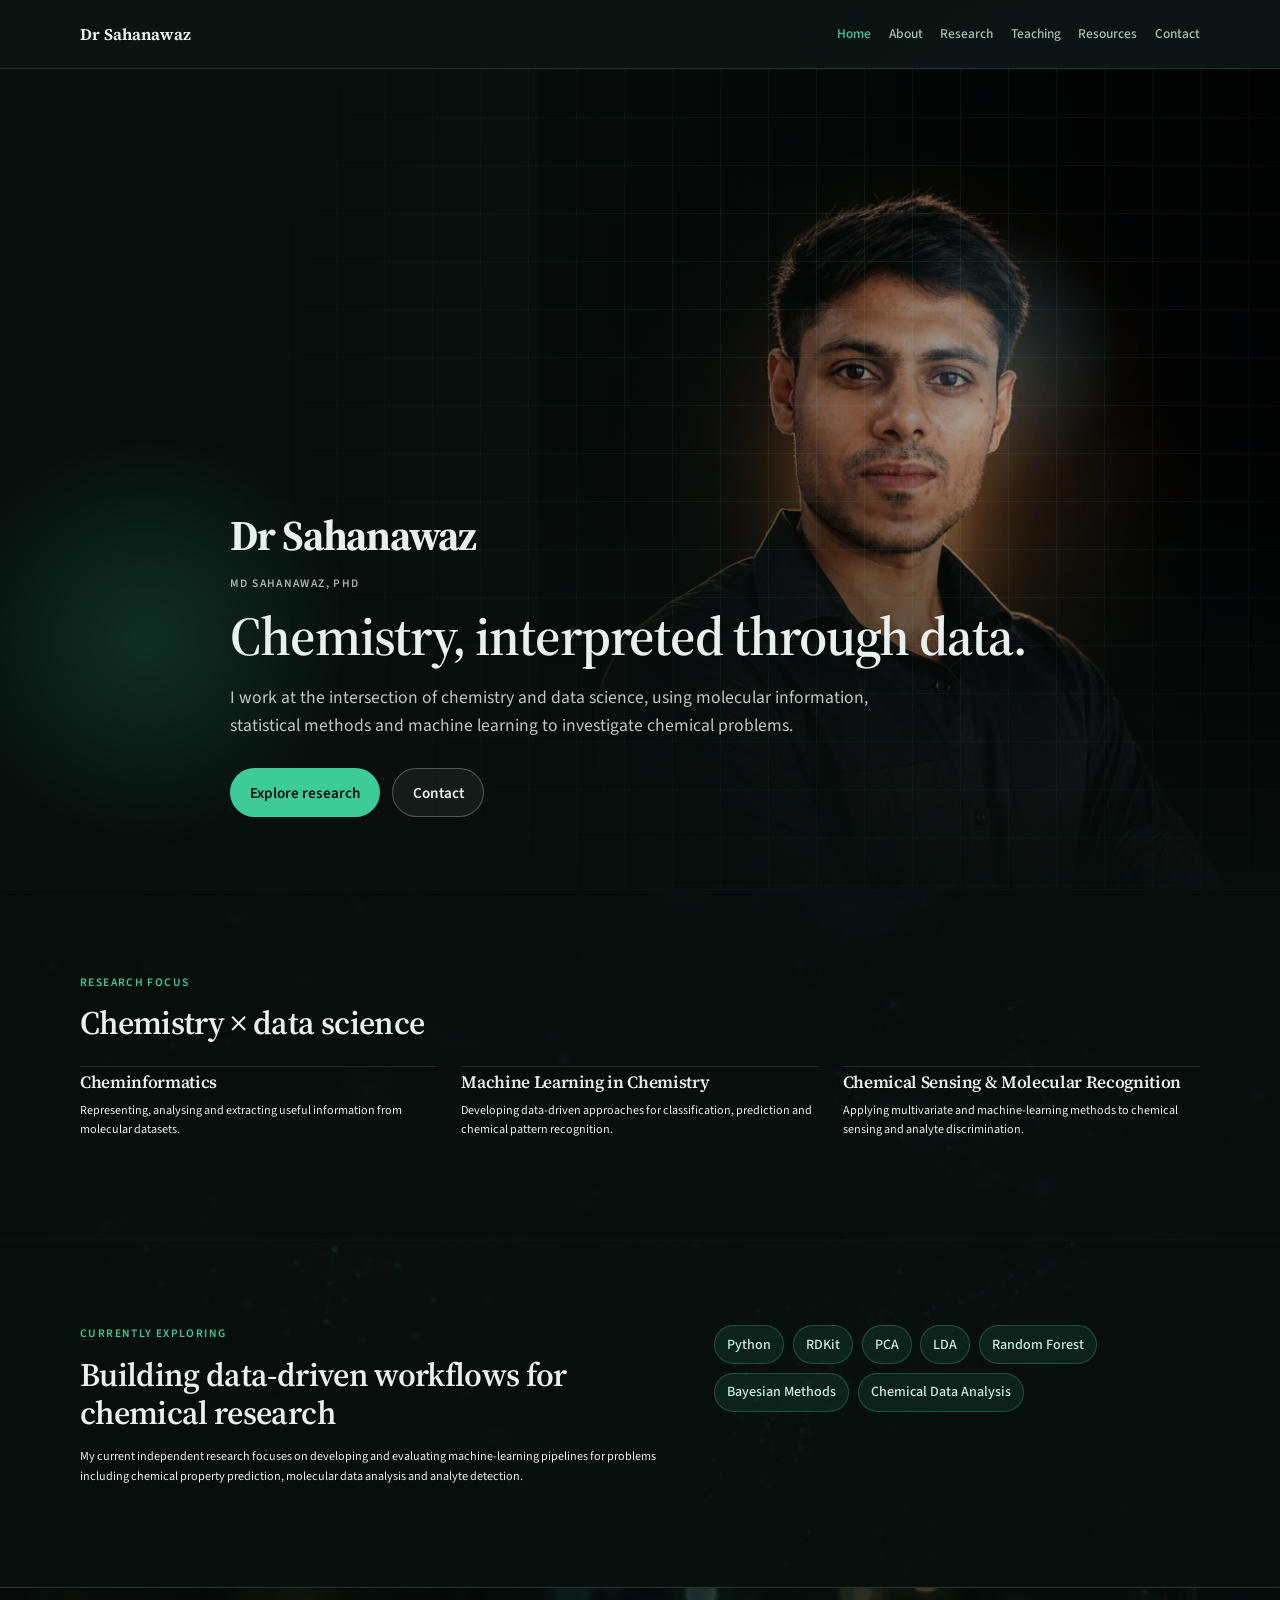
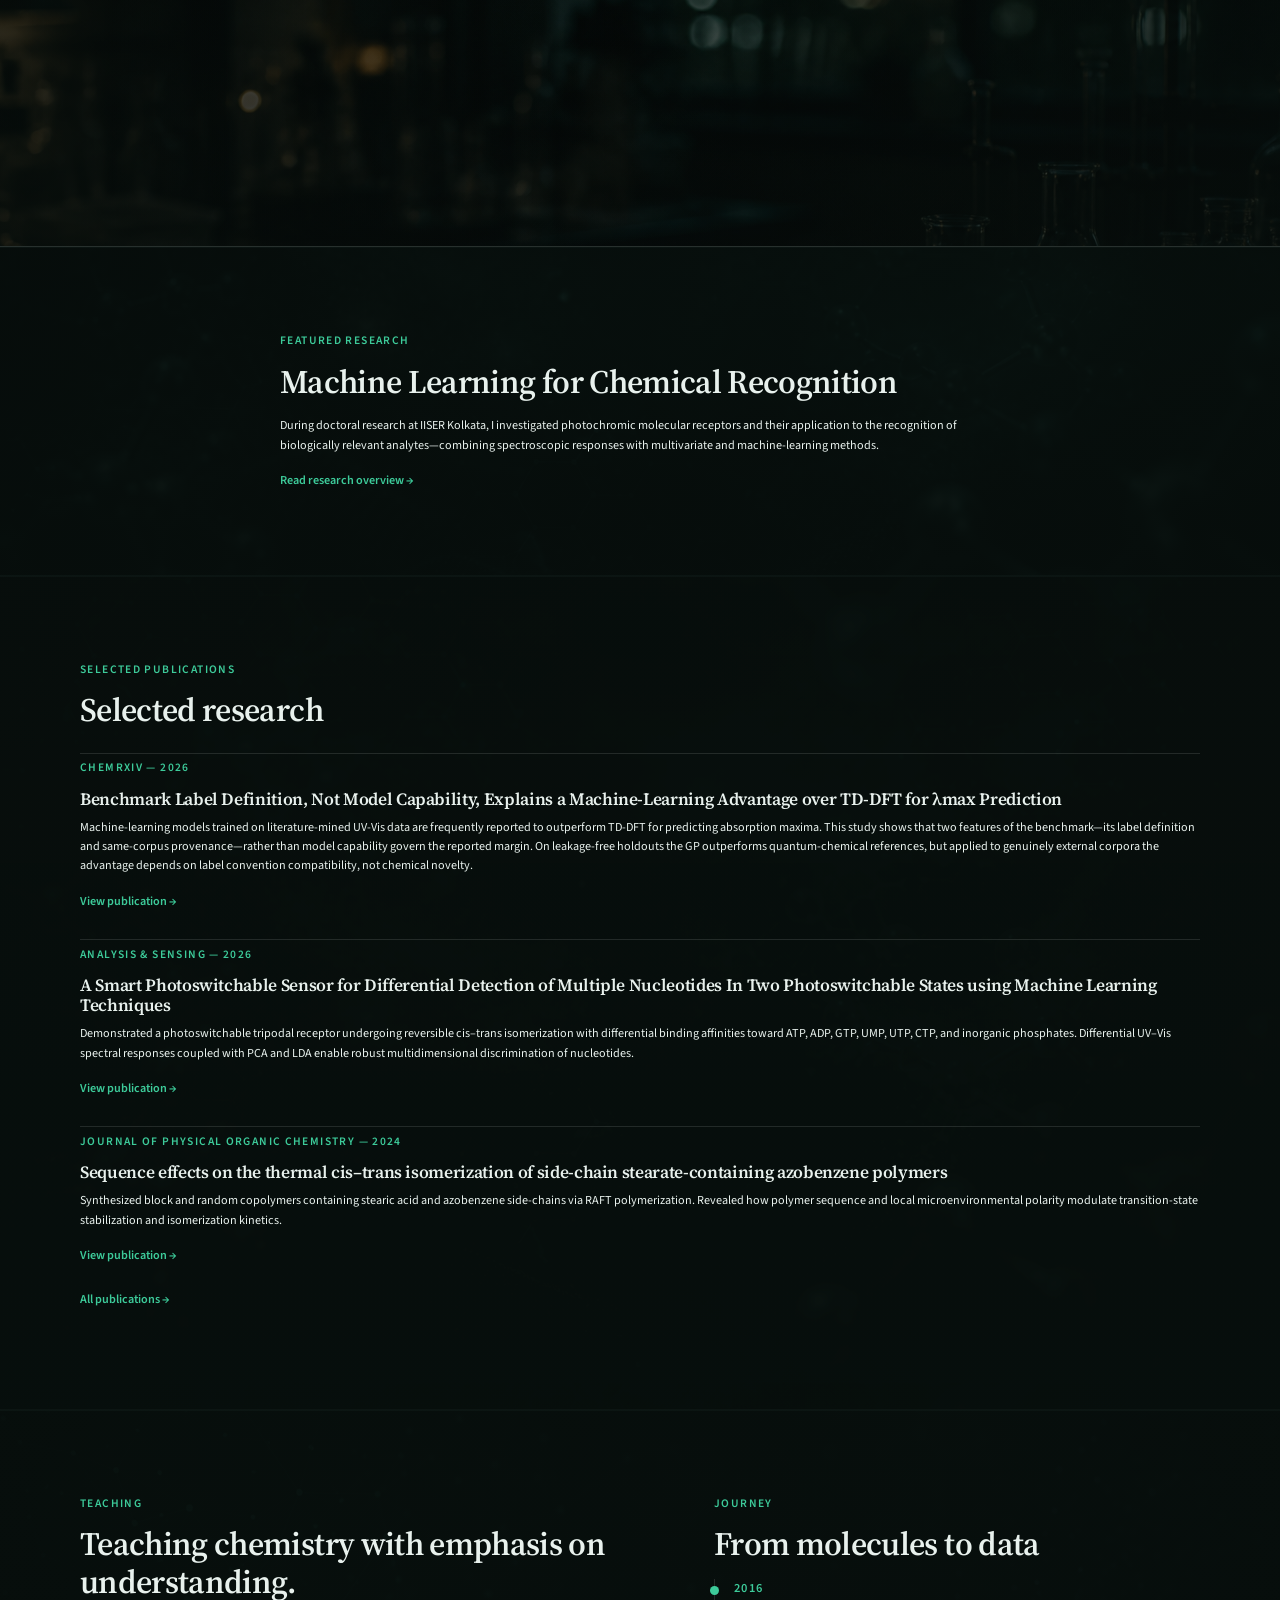
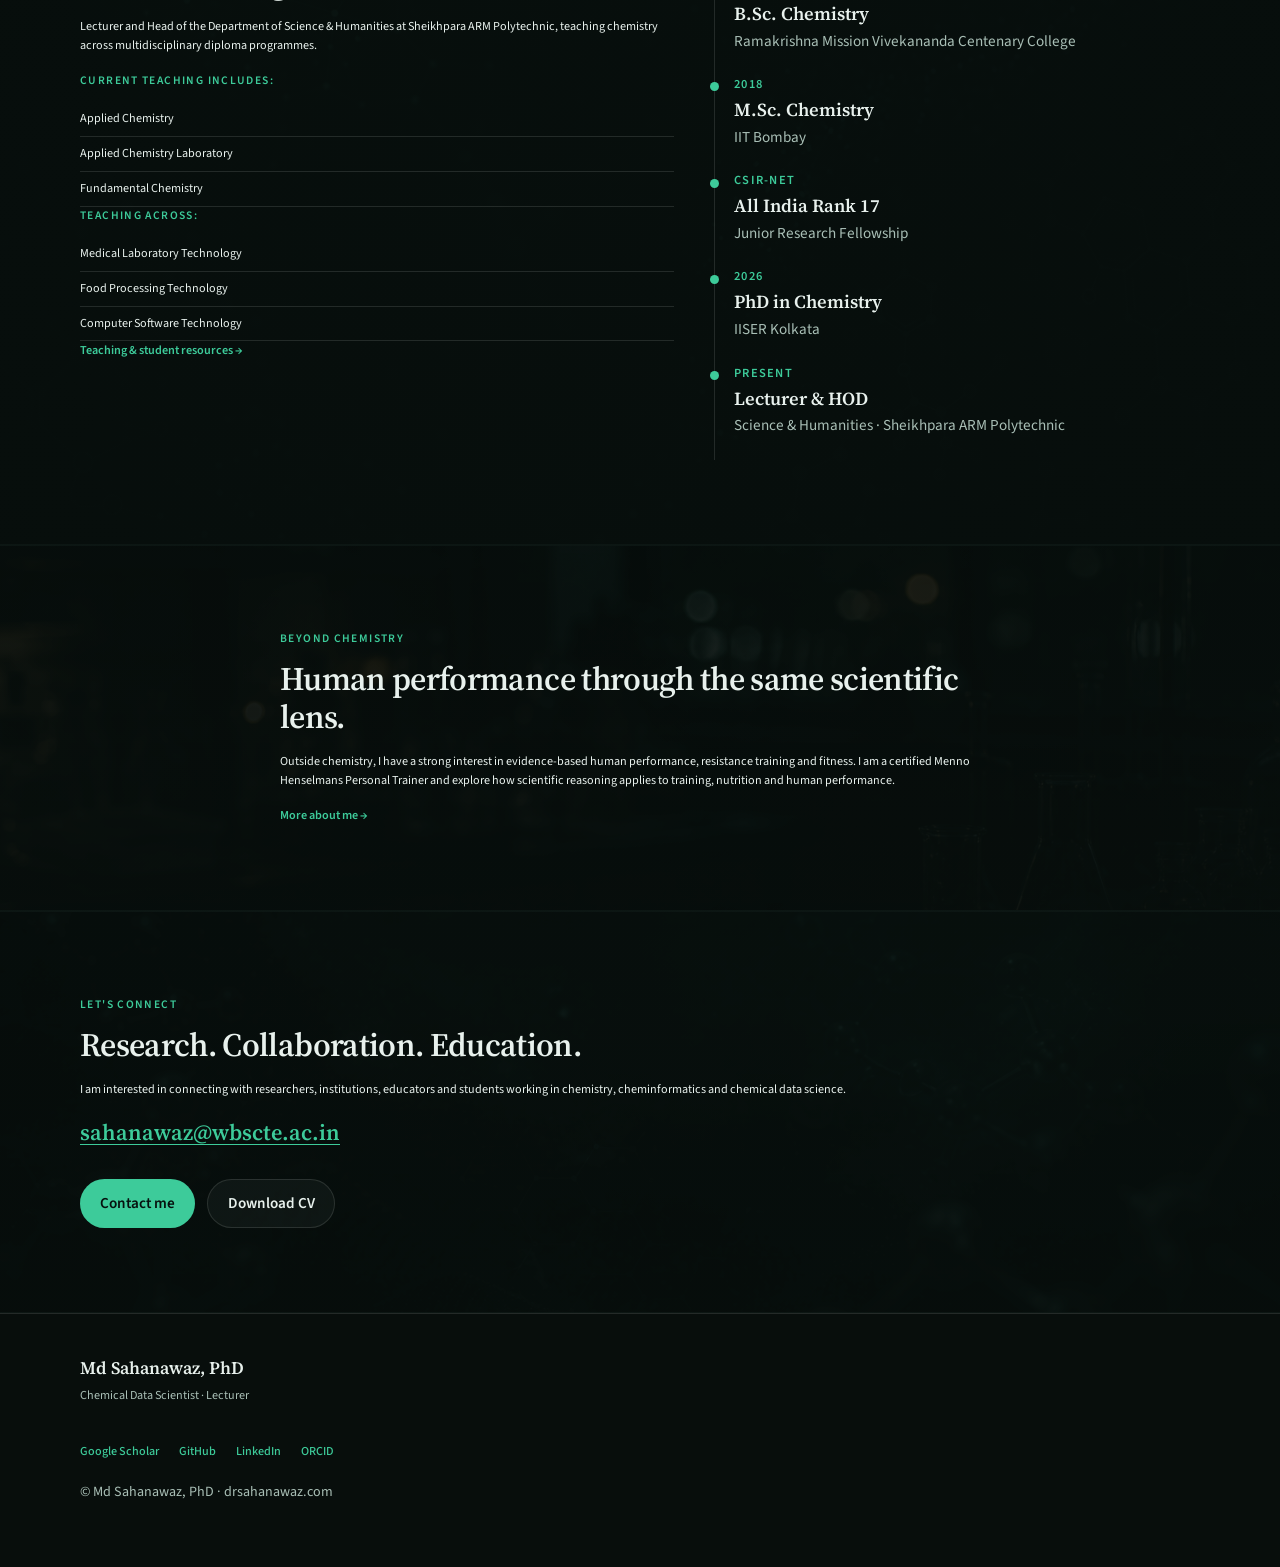
<file: index.html>
<!DOCTYPE html>
<html lang="en">
<head>
  <meta charset="utf-8">
  <meta name="viewport" content="width=device-width, initial-scale=1">
  <title>Md Sahanawaz, PhD · Chemical Data Scientist · Lecturer</title>
  <meta name="description" content="I work at the intersection of chemistry and data science, using molecular information, statistical methods and machine learning to investigate chemical problems.">
  <link rel="preconnect" href="https://fonts.googleapis.com">
  <link rel="preconnect" href="https://fonts.gstatic.com" crossorigin>
  <link href="https://fonts.googleapis.com/css2?family=Source+Sans+3:wght@400;500;600;700&family=Source+Serif+4:opsz,wght@8..60,500;8..60,600;8..60,700&display=swap" rel="stylesheet">
  <link rel="stylesheet" href="/static/css/site.css">
</head>
<body>
  <a class="skip-link" href="#main">Skip to content</a>
  <header class="site-header">
    <div class="shell header-inner">
      <a class="brand" href="/">Dr Sahanawaz</a>
      <button class="nav-toggle" type="button" aria-expanded="false" aria-controls="site-nav" data-nav-toggle>
        <span class="sr-only">Menu</span>
        <span></span><span></span>
      </button>
      <nav id="site-nav" class="site-nav" data-nav>
        <a href="/" aria-current="page">Home</a>
        <a href="/about/" >About</a>
        <a href="/research/" >Research</a>
        <a href="/teaching/" >Teaching</a>
        <a href="/resources/" >Resources</a>
        <a href="/contact/" >Contact</a>
      </nav>
    </div>
  </header>

  <main id="main">
<section class="hero">
  <div class="hero-media" aria-hidden="true">
    <img class="hero-portrait" src="/assets/images/portrait.jpg" alt="">
    <div class="hero-veil"></div>
    <div class="hero-grid"></div>
    <div class="hero-orb hero-orb-a"></div>
    <div class="hero-orb hero-orb-b"></div>
  </div>
  <div class="shell hero-copy">
    <p class="brand-mark reveal">Dr Sahanawaz</p>
    <p class="eyebrow reveal delay-1">Md Sahanawaz, PhD</p>
    <h1 class="reveal delay-2">Chemistry, interpreted through data.</h1>
    <p class="lead reveal delay-3">I work at the intersection of chemistry and data science, using molecular information, statistical methods and machine learning to investigate chemical problems.</p>
    <div class="cta-row reveal delay-4">
      <a class="btn btn-primary" href="/research/">Explore research</a>
      <a class="btn btn-ghost" href="/contact/">Contact</a>
    </div>
  </div>
</section>

<section class="section section-visual section-visual--molecules">
  <div class="shell">
    <p class="section-kicker">Research focus</p>
    <h2>Chemistry × data science</h2>
    <div class="focus-list">
      <article class="focus-item">
        <h3>Cheminformatics</h3>
        <p>Representing, analysing and extracting useful information from molecular datasets.</p>
      </article>
      <article class="focus-item">
        <h3>Machine Learning in Chemistry</h3>
        <p>Developing data-driven approaches for classification, prediction and chemical pattern recognition.</p>
      </article>
      <article class="focus-item">
        <h3>Chemical Sensing & Molecular Recognition</h3>
        <p>Applying multivariate and machine-learning methods to chemical sensing and analyte discrimination.</p>
      </article>
    </div>
  </div>
</section>

<section class="section section-visual section-visual--data">
  <div class="shell split">
    <div>
      <p class="section-kicker">Currently exploring</p>
      <h2>Building data-driven workflows for chemical research</h2>
      <p>My current independent research focuses on developing and evaluating machine-learning pipelines for problems including chemical property prediction, molecular data analysis and analyte detection.</p>
    </div>
    <ul class="toolkit">
      <li>Python</li>
      <li>RDKit</li>
      <li>PCA</li>
      <li>LDA</li>
      <li>Random Forest</li>
      <li>Bayesian Methods</li>
      <li>Chemical Data Analysis</li>
    </ul>
  </div>
</section>

<div class="visual-break visual-break--lab" role="presentation" aria-hidden="true"></div>

<section class="section section-visual section-visual--soft">
  <div class="shell narrow">
    <p class="section-kicker">Featured research</p>
    <h2>Machine Learning for Chemical Recognition</h2>
    <p>During doctoral research at IISER Kolkata, I investigated photochromic molecular receptors and their application to the recognition of biologically relevant analytes—combining spectroscopic responses with multivariate and machine-learning methods.</p>
    <a class="text-link" href="/research/">Read research overview →</a>
  </div>
</section>

<section class="section section-visual section-visual--molecules section-visual--dim">
  <div class="shell">
    <p class="section-kicker">Selected publications</p>
    <h2>Selected research</h2>
    <div class="pub-list">
      <article class="pub-item">
        <p class="meta">ChemRxiv — 2026</p>
        <h3>Benchmark Label Definition, Not Model Capability, Explains a Machine-Learning Advantage over TD-DFT for λmax Prediction</h3>
        <p>Machine-learning models trained on literature-mined UV-Vis data are frequently reported to outperform TD-DFT for predicting absorption maxima. This study shows that two features of the benchmark—its label definition and same-corpus provenance—rather than model capability govern the reported margin. On leakage-free holdouts the GP outperforms quantum-chemical references, but applied to genuinely external corpora the advantage depends on label convention compatibility, not chemical novelty.</p>
        <a class="text-link" href="https://doi.org/10.26434/chemrxiv.15008972/v1" rel="noopener noreferrer" target="_blank">View publication →</a>
      </article>
      <article class="pub-item">
        <p class="meta">Analysis & Sensing — 2026</p>
        <h3>A Smart Photoswitchable Sensor for Differential Detection of Multiple Nucleotides In Two Photoswitchable States using Machine Learning Techniques</h3>
        <p>Demonstrated a photoswitchable tripodal receptor undergoing reversible cis–trans isomerization with differential binding affinities toward ATP, ADP, GTP, UMP, UTP, CTP, and inorganic phosphates. Differential UV–Vis spectral responses coupled with PCA and LDA enable robust multidimensional discrimination of nucleotides.</p>
        <a class="text-link" href="https://doi.org/10.1002/anse.202500082" rel="noopener noreferrer" target="_blank">View publication →</a>
      </article>
      <article class="pub-item">
        <p class="meta">Journal of Physical Organic Chemistry — 2024</p>
        <h3>Sequence effects on the thermal cis–trans isomerization of side-chain stearate-containing azobenzene polymers</h3>
        <p>Synthesized block and random copolymers containing stearic acid and azobenzene side-chains via RAFT polymerization. Revealed how polymer sequence and local microenvironmental polarity modulate transition-state stabilization and isomerization kinetics.</p>
        <a class="text-link" href="https://doi.org/10.1002/poc.4599" rel="noopener noreferrer" target="_blank">View publication →</a>
      </article>
    </div>
    <p><a class="text-link" href="/research/#publications">All publications →</a></p>
  </div>
</section>

<section class="section section-visual section-visual--data section-visual--dim">
  <div class="shell split">
    <div>
      <p class="section-kicker">Teaching</p>
      <h2>Teaching chemistry with emphasis on understanding.</h2>
      <p>Lecturer and Head of the Department of Science & Humanities at Sheikhpara ARM Polytechnic, teaching chemistry across multidisciplinary diploma programmes.</p>
      <p class="meta">Current teaching includes:</p>
      <ul class="plain-list">
<li>Applied Chemistry</li><li>Applied Chemistry Laboratory</li><li>Fundamental Chemistry</li>      </ul>
      <p class="meta">Teaching across:</p>
      <ul class="plain-list">
<li>Medical Laboratory Technology</li><li>Food Processing Technology</li><li>Computer Software Technology</li>      </ul>
      <a class="text-link" href="/teaching/">Teaching & student resources →</a>
    </div>
    <div>
      <p class="section-kicker">Journey</p>
      <h2>From molecules to data</h2>
      <ol class="timeline">
        <li>
          <span class="year">2016</span>
          <span class="title">B.Sc. Chemistry</span>
          <span class="place">Ramakrishna Mission Vivekananda Centenary College</span>
        </li>
        <li>
          <span class="year">2018</span>
          <span class="title">M.Sc. Chemistry</span>
          <span class="place">IIT Bombay</span>
        </li>
        <li>
          <span class="year">CSIR-NET</span>
          <span class="title">All India Rank 17</span>
          <span class="place">Junior Research Fellowship</span>
        </li>
        <li>
          <span class="year">2026</span>
          <span class="title">PhD in Chemistry</span>
          <span class="place">IISER Kolkata</span>
        </li>
        <li>
          <span class="year">Present</span>
          <span class="title">Lecturer & HOD</span>
          <span class="place">Science & Humanities · Sheikhpara ARM Polytechnic</span>
        </li>
      </ol>
    </div>
  </div>
</section>

<section class="section section-visual section-visual--lab">
  <div class="shell narrow">
    <p class="section-kicker">Beyond chemistry</p>
    <h2>Human performance through the same scientific lens.</h2>
    <p>Outside chemistry, I have a strong interest in evidence-based human performance, resistance training and fitness. I am a certified Menno Henselmans Personal Trainer and explore how scientific reasoning applies to training, nutrition and human performance.</p>
    <a class="text-link" href="/about/">More about me →</a>
  </div>
</section>

<section class="section section-visual section-visual--soft">
  <div class="shell connect">
    <p class="section-kicker">Let's connect</p>
    <h2>Research. Collaboration. Education.</h2>
    <p>I am interested in connecting with researchers, institutions, educators and students working in chemistry, cheminformatics and chemical data science.</p>
    <p class="email-line"><a href="mailto:sahanawaz@wbscte.ac.in">sahanawaz@wbscte.ac.in</a></p>
    <div class="cta-row">
      <a class="btn btn-primary" href="/contact/">Contact me</a>
      <a class="btn btn-ghost" href="/assets/cv/Sahanawaz_CV.pdf">Download CV</a>
    </div>
  </div>
</section>
  </main>

  <footer class="site-footer">
    <div class="shell footer-inner">
      <div>
        <p class="footer-brand">Md Sahanawaz, PhD</p>
        <p class="muted">Chemical Data Scientist · Lecturer</p>
      </div>
      <div class="footer-links">
        <a href="https://scholar.google.com/citations?user=DmdFn5wAAAAJ&hl=en" rel="noopener noreferrer" target="_blank">Google Scholar</a>
        <a href="https://github.com/drsahanawaz" rel="noopener noreferrer" target="_blank">GitHub</a>
        <a href="https://www.linkedin.com/in/drmdsahanawaz" rel="noopener noreferrer" target="_blank">LinkedIn</a>
        <a href="https://orcid.org/0009-0000-6615-5441" rel="noopener noreferrer" target="_blank">ORCID</a>
      </div>
      <p class="muted small">© Md Sahanawaz, PhD · drsahanawaz.com</p>
    </div>
  </footer>
  <script src="/static/js/site.js" defer></script>
</body>
</html>
</file>
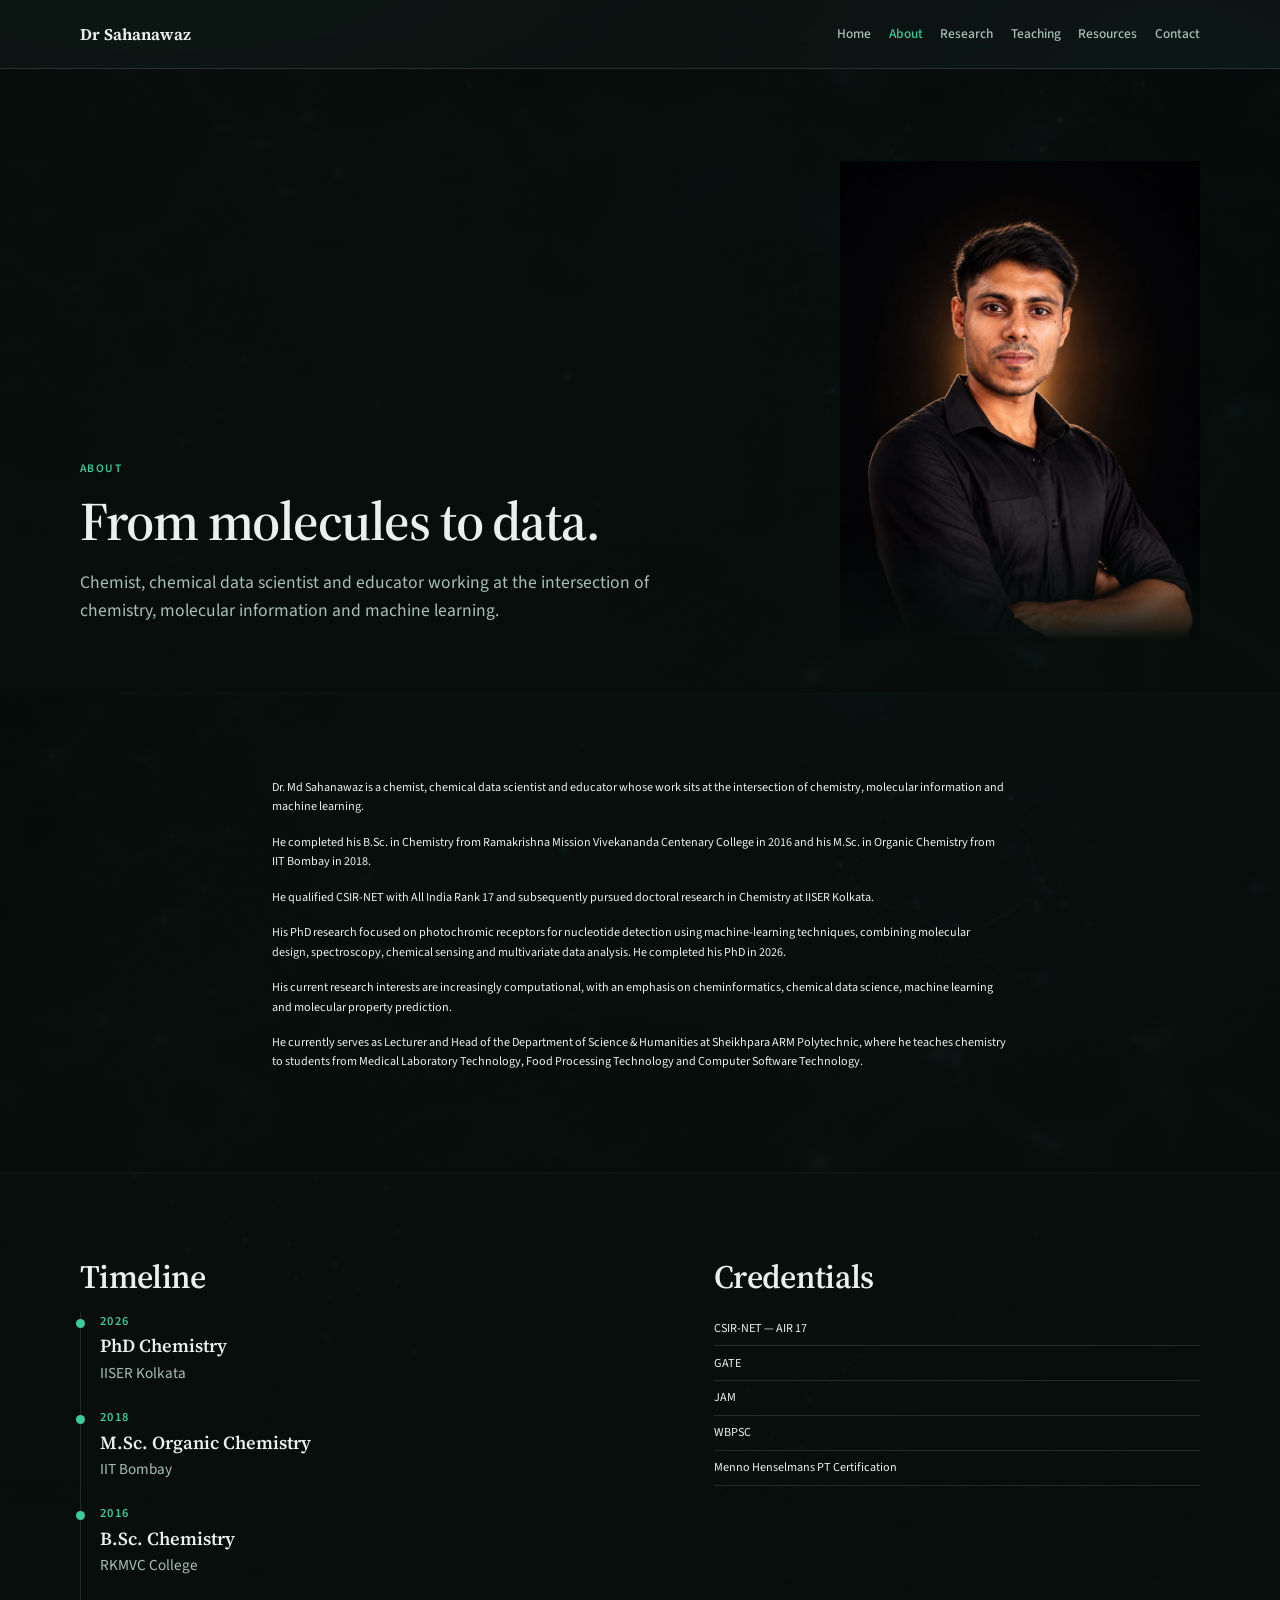
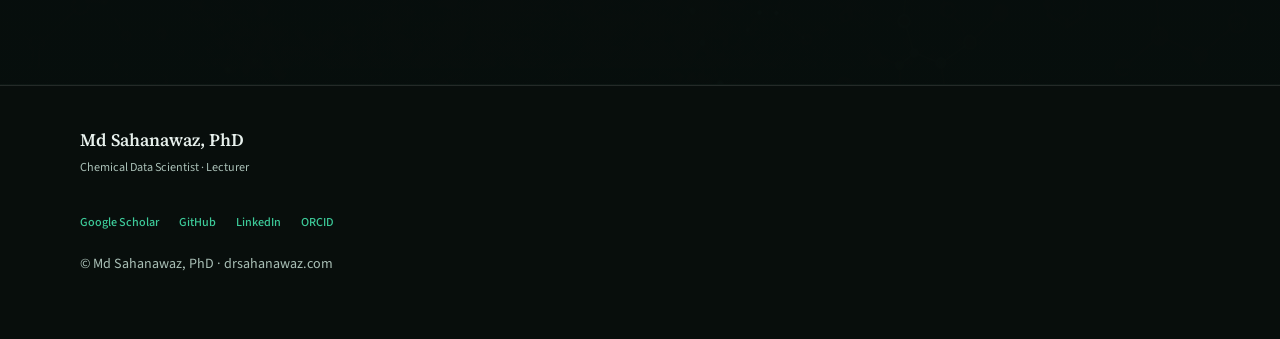
<file: about/index.html>
<!DOCTYPE html>
<html lang="en">
<head>
  <meta charset="utf-8">
  <meta name="viewport" content="width=device-width, initial-scale=1">
  <title>About · Dr Sahanawaz</title>
  <meta name="description" content="Chemist, chemical data scientist and educator working at the intersection of chemistry, molecular information and machine learning.">
  <link rel="preconnect" href="https://fonts.googleapis.com">
  <link rel="preconnect" href="https://fonts.gstatic.com" crossorigin>
  <link href="https://fonts.googleapis.com/css2?family=Source+Sans+3:wght@400;500;600;700&family=Source+Serif+4:opsz,wght@8..60,500;8..60,600;8..60,700&display=swap" rel="stylesheet">
  <link rel="stylesheet" href="/static/css/site.css">
</head>
<body>
  <a class="skip-link" href="#main">Skip to content</a>
  <header class="site-header">
    <div class="shell header-inner">
      <a class="brand" href="/">Dr Sahanawaz</a>
      <button class="nav-toggle" type="button" aria-expanded="false" aria-controls="site-nav" data-nav-toggle>
        <span class="sr-only">Menu</span>
        <span></span><span></span>
      </button>
      <nav id="site-nav" class="site-nav" data-nav>
        <a href="/" >Home</a>
        <a href="/about/" aria-current="page">About</a>
        <a href="/research/" >Research</a>
        <a href="/teaching/" >Teaching</a>
        <a href="/resources/" >Resources</a>
        <a href="/contact/" >Contact</a>
      </nav>
    </div>
  </header>

  <main id="main">
<section class="page-hero page-hero--visual page-hero--molecules">
  <div class="shell about-intro">
    <div class="about-copy">
      <p class="section-kicker">About</p>
      <h1>From molecules to data.</h1>
      <p class="lead">Chemist, chemical data scientist and educator working at the intersection of chemistry, molecular information and machine learning.</p>
    </div>
    <figure class="about-portrait">
      <img src="/assets/images/portrait.jpg" alt="Portrait of Md Sahanawaz" width="768" height="1024">
    </figure>
  </div>
</section>

<section class="section section-visual section-visual--soft">
  <div class="shell prose">
    <p>Dr. Md Sahanawaz is a chemist, chemical data scientist and educator whose work sits at the intersection of chemistry, molecular information and machine learning.</p>
    <p>He completed his B.Sc. in Chemistry from Ramakrishna Mission Vivekananda Centenary College in 2016 and his M.Sc. in Organic Chemistry from IIT Bombay in 2018.</p>
    <p>He qualified CSIR-NET with All India Rank 17 and subsequently pursued doctoral research in Chemistry at IISER Kolkata.</p>
    <p>His PhD research focused on photochromic receptors for nucleotide detection using machine-learning techniques, combining molecular design, spectroscopy, chemical sensing and multivariate data analysis. He completed his PhD in 2026.</p>
    <p>His current research interests are increasingly computational, with an emphasis on cheminformatics, chemical data science, machine learning and molecular property prediction.</p>
    <p>He currently serves as Lecturer and Head of the Department of Science & Humanities at Sheikhpara ARM Polytechnic, where he teaches chemistry to students from Medical Laboratory Technology, Food Processing Technology and Computer Software Technology.</p>
  </div>
</section>

<section class="section section-visual section-visual--data section-visual--dim">
  <div class="shell split">
    <div>
      <h2>Timeline</h2>
      <ol class="timeline">
        <li>
          <span class="year">2026</span>
          <span class="title">PhD Chemistry</span>
          <span class="place">IISER Kolkata</span>
        </li>
        <li>
          <span class="year">2018</span>
          <span class="title">M.Sc. Organic Chemistry</span>
          <span class="place">IIT Bombay</span>
        </li>
        <li>
          <span class="year">2016</span>
          <span class="title">B.Sc. Chemistry</span>
          <span class="place">RKMVC College</span>
        </li>
      </ol>
    </div>
    <div>
      <h2>Credentials</h2>
      <ul class="credential-list">
        <li>CSIR-NET — AIR 17</li>
        <li>GATE</li>
        <li>JAM</li>
        <li>WBPSC</li>
        <li>Menno Henselmans PT Certification</li>
      </ul>
    </div>
  </div>
</section>
  </main>

  <footer class="site-footer">
    <div class="shell footer-inner">
      <div>
        <p class="footer-brand">Md Sahanawaz, PhD</p>
        <p class="muted">Chemical Data Scientist · Lecturer</p>
      </div>
      <div class="footer-links">
        <a href="https://scholar.google.com/citations?user=DmdFn5wAAAAJ&hl=en" rel="noopener noreferrer" target="_blank">Google Scholar</a>
        <a href="https://github.com/drsahanawaz" rel="noopener noreferrer" target="_blank">GitHub</a>
        <a href="https://www.linkedin.com/in/drmdsahanawaz" rel="noopener noreferrer" target="_blank">LinkedIn</a>
        <a href="https://orcid.org/0009-0000-6615-5441" rel="noopener noreferrer" target="_blank">ORCID</a>
      </div>
      <p class="muted small">© Md Sahanawaz, PhD · drsahanawaz.com</p>
    </div>
  </footer>
  <script src="/static/js/site.js" defer></script>
</body>
</html>
</file>
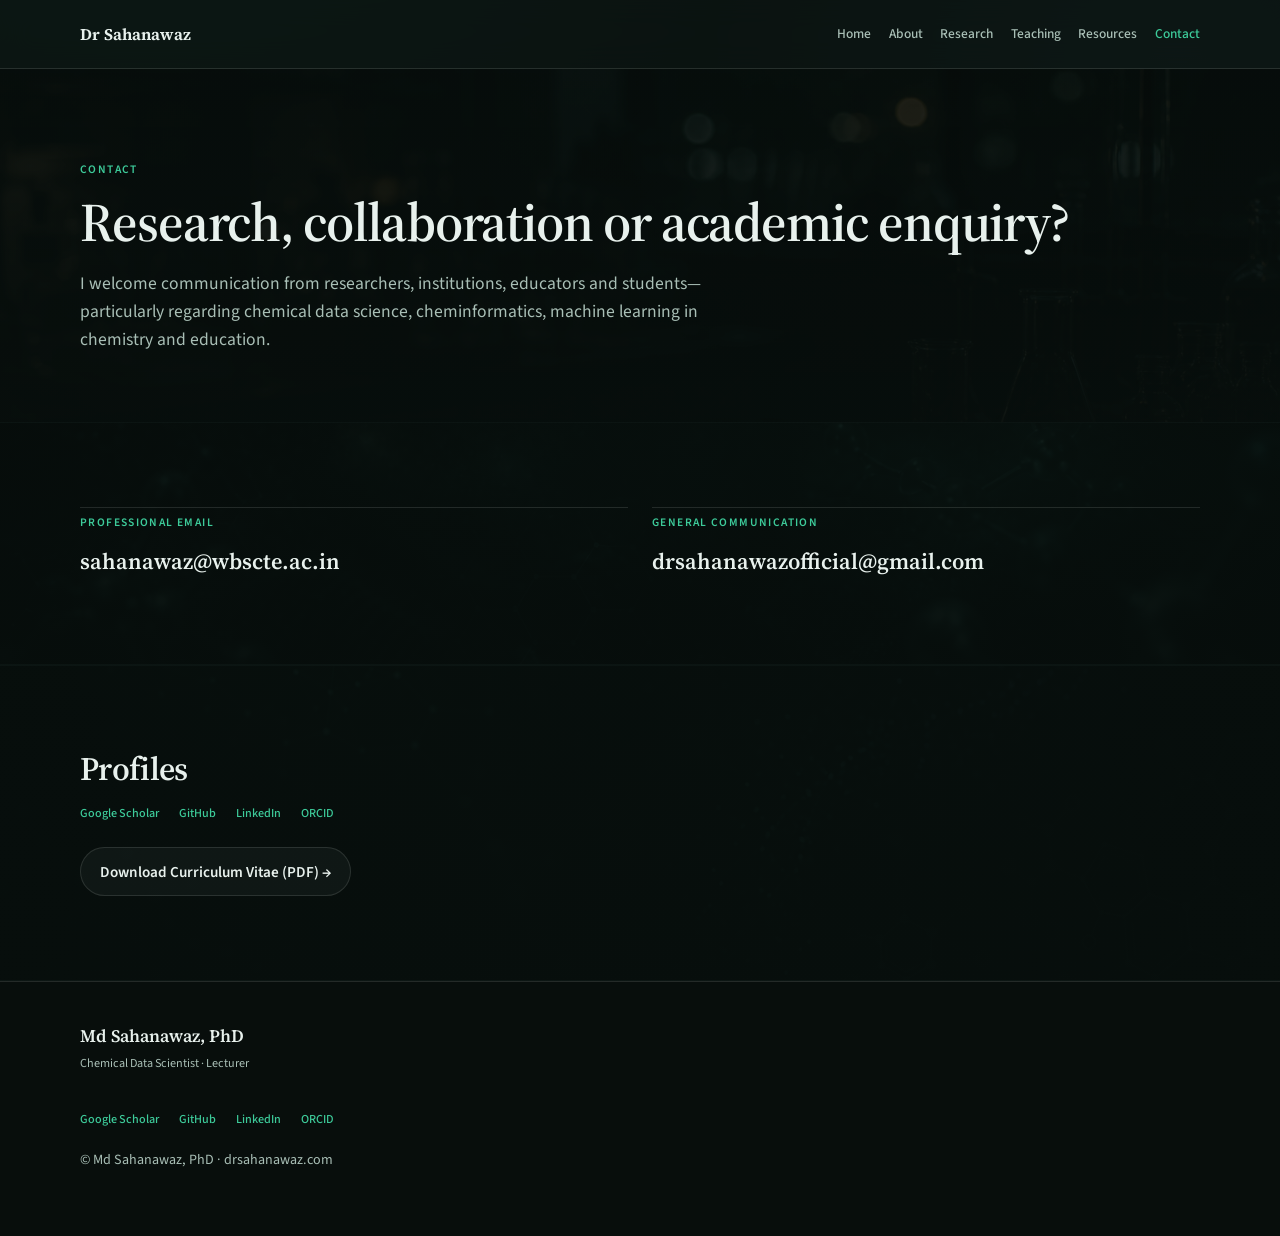
<file: contact/index.html>
<!DOCTYPE html>
<html lang="en">
<head>
  <meta charset="utf-8">
  <meta name="viewport" content="width=device-width, initial-scale=1">
  <title>Contact · Dr Sahanawaz</title>
  <meta name="description" content="I welcome communication from researchers, institutions, educators and students—particularly regarding chemical data science, cheminformatics, machine learning in chemistry and education.">
  <link rel="preconnect" href="https://fonts.googleapis.com">
  <link rel="preconnect" href="https://fonts.gstatic.com" crossorigin>
  <link href="https://fonts.googleapis.com/css2?family=Source+Sans+3:wght@400;500;600;700&family=Source+Serif+4:opsz,wght@8..60,500;8..60,600;8..60,700&display=swap" rel="stylesheet">
  <link rel="stylesheet" href="/static/css/site.css">
</head>
<body>
  <a class="skip-link" href="#main">Skip to content</a>
  <header class="site-header">
    <div class="shell header-inner">
      <a class="brand" href="/">Dr Sahanawaz</a>
      <button class="nav-toggle" type="button" aria-expanded="false" aria-controls="site-nav" data-nav-toggle>
        <span class="sr-only">Menu</span>
        <span></span><span></span>
      </button>
      <nav id="site-nav" class="site-nav" data-nav>
        <a href="/" >Home</a>
        <a href="/about/" >About</a>
        <a href="/research/" >Research</a>
        <a href="/teaching/" >Teaching</a>
        <a href="/resources/" >Resources</a>
        <a href="/contact/" aria-current="page">Contact</a>
      </nav>
    </div>
  </header>

  <main id="main">
<section class="page-hero page-hero--visual page-hero--lab">
  <div class="shell">
    <p class="section-kicker">Contact</p>
    <h1>Research, collaboration or academic enquiry?</h1>
    <p class="lead">I welcome communication from researchers, institutions, educators and students—particularly regarding chemical data science, cheminformatics, machine learning in chemistry and education.</p>
  </div>
</section>

<section class="section section-visual section-visual--soft">
  <div class="shell contact-grid">
    <article class="contact-channel">
      <p class="meta">Professional email</p>
      <a class="email-line" href="mailto:sahanawaz@wbscte.ac.in">sahanawaz@wbscte.ac.in</a>
    </article>
    <article class="contact-channel">
      <p class="meta">General communication</p>
      <a class="email-line" href="mailto:drsahanawazofficial@gmail.com">drsahanawazofficial@gmail.com</a>
    </article>
  </div>
</section>

<section class="section section-visual section-visual--data section-visual--dim">
  <div class="shell">
    <h2>Profiles</h2>
    <div class="footer-links profiles">
      <a href="https://scholar.google.com/citations?user=DmdFn5wAAAAJ&hl=en" rel="noopener noreferrer" target="_blank">Google Scholar</a>
      <a href="https://github.com/drsahanawaz" rel="noopener noreferrer" target="_blank">GitHub</a>
      <a href="https://www.linkedin.com/in/drmdsahanawaz" rel="noopener noreferrer" target="_blank">LinkedIn</a>
      <a href="https://orcid.org/0009-0000-6615-5441" rel="noopener noreferrer" target="_blank">ORCID</a>
    </div>
    <div style="margin-top:1.5rem">
      <a class="btn btn-ghost" href="/assets/cv/Sahanawaz_CV.pdf" rel="noopener noreferrer" target="_blank">Download Curriculum Vitae (PDF) →</a>
    </div>
  </div>
</section>
  </main>

  <footer class="site-footer">
    <div class="shell footer-inner">
      <div>
        <p class="footer-brand">Md Sahanawaz, PhD</p>
        <p class="muted">Chemical Data Scientist · Lecturer</p>
      </div>
      <div class="footer-links">
        <a href="https://scholar.google.com/citations?user=DmdFn5wAAAAJ&hl=en" rel="noopener noreferrer" target="_blank">Google Scholar</a>
        <a href="https://github.com/drsahanawaz" rel="noopener noreferrer" target="_blank">GitHub</a>
        <a href="https://www.linkedin.com/in/drmdsahanawaz" rel="noopener noreferrer" target="_blank">LinkedIn</a>
        <a href="https://orcid.org/0009-0000-6615-5441" rel="noopener noreferrer" target="_blank">ORCID</a>
      </div>
      <p class="muted small">© Md Sahanawaz, PhD · drsahanawaz.com</p>
    </div>
  </footer>
  <script src="/static/js/site.js" defer></script>
</body>
</html>
</file>
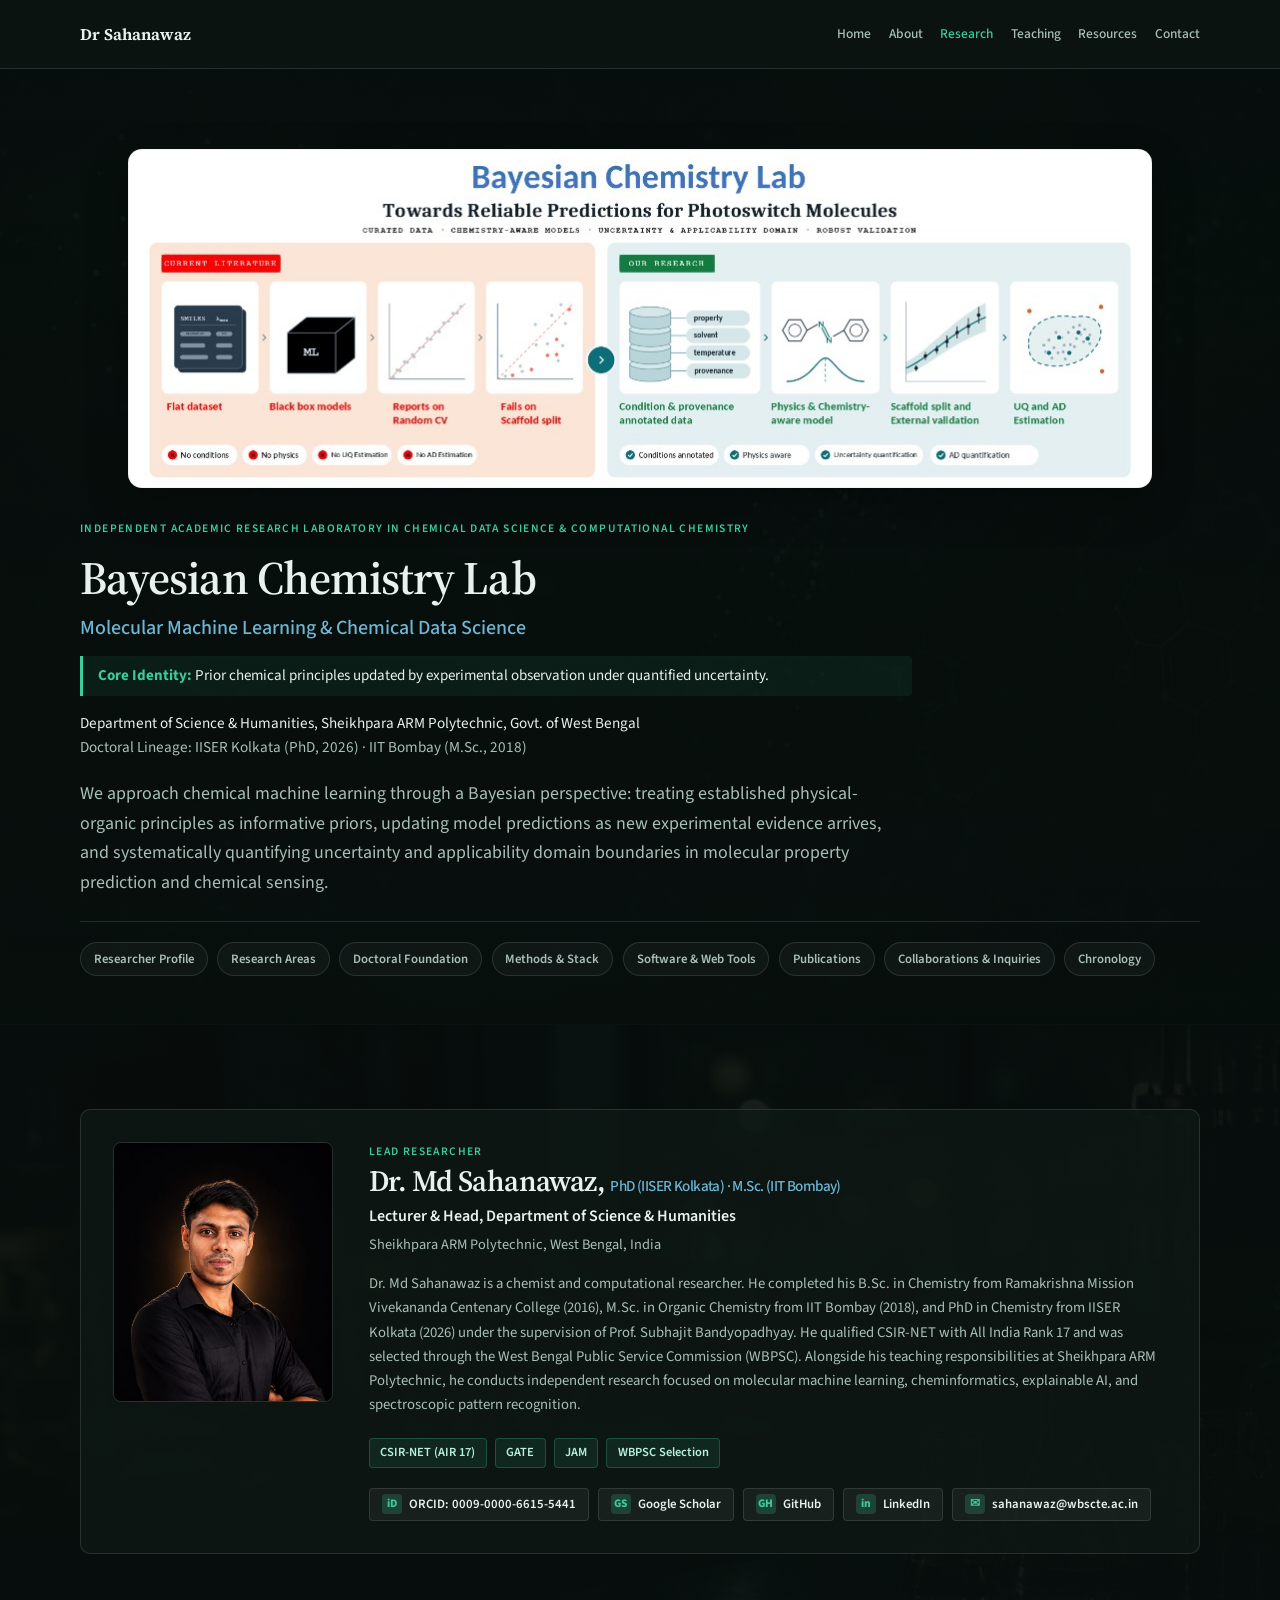
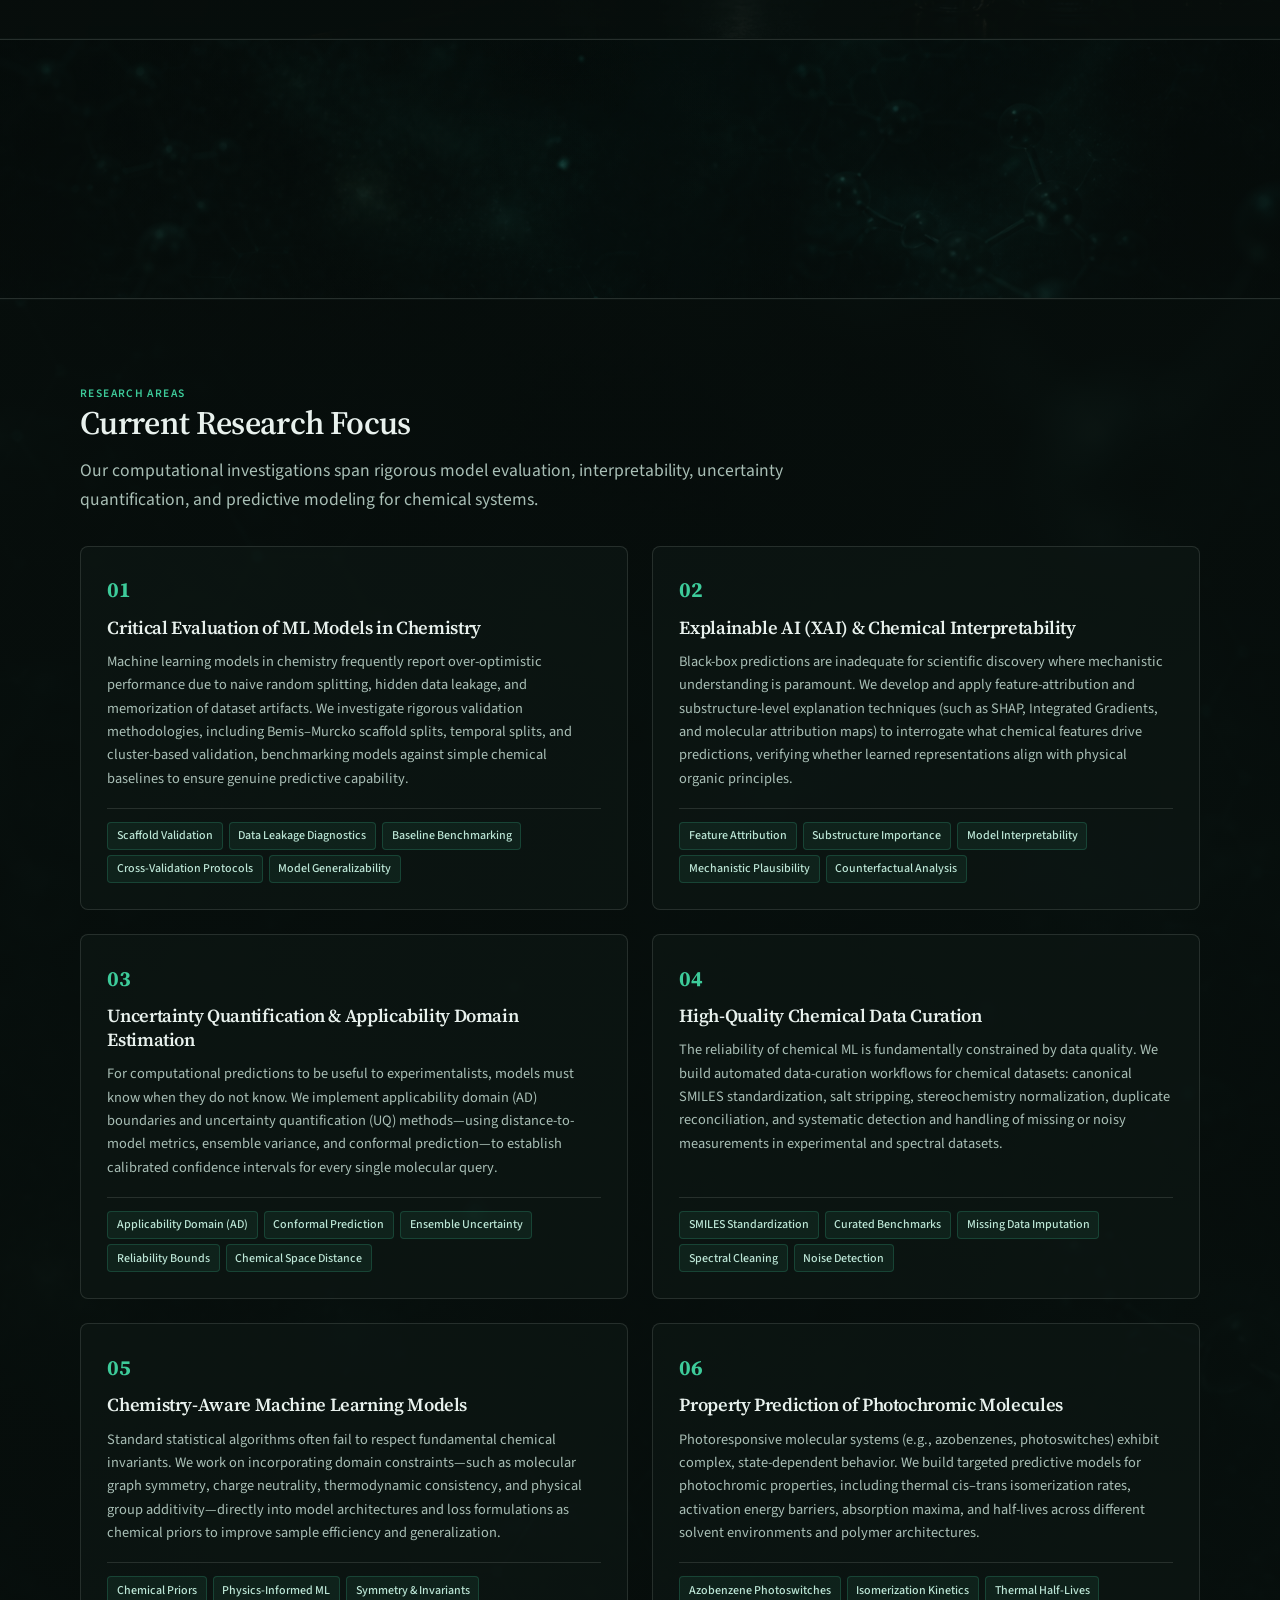
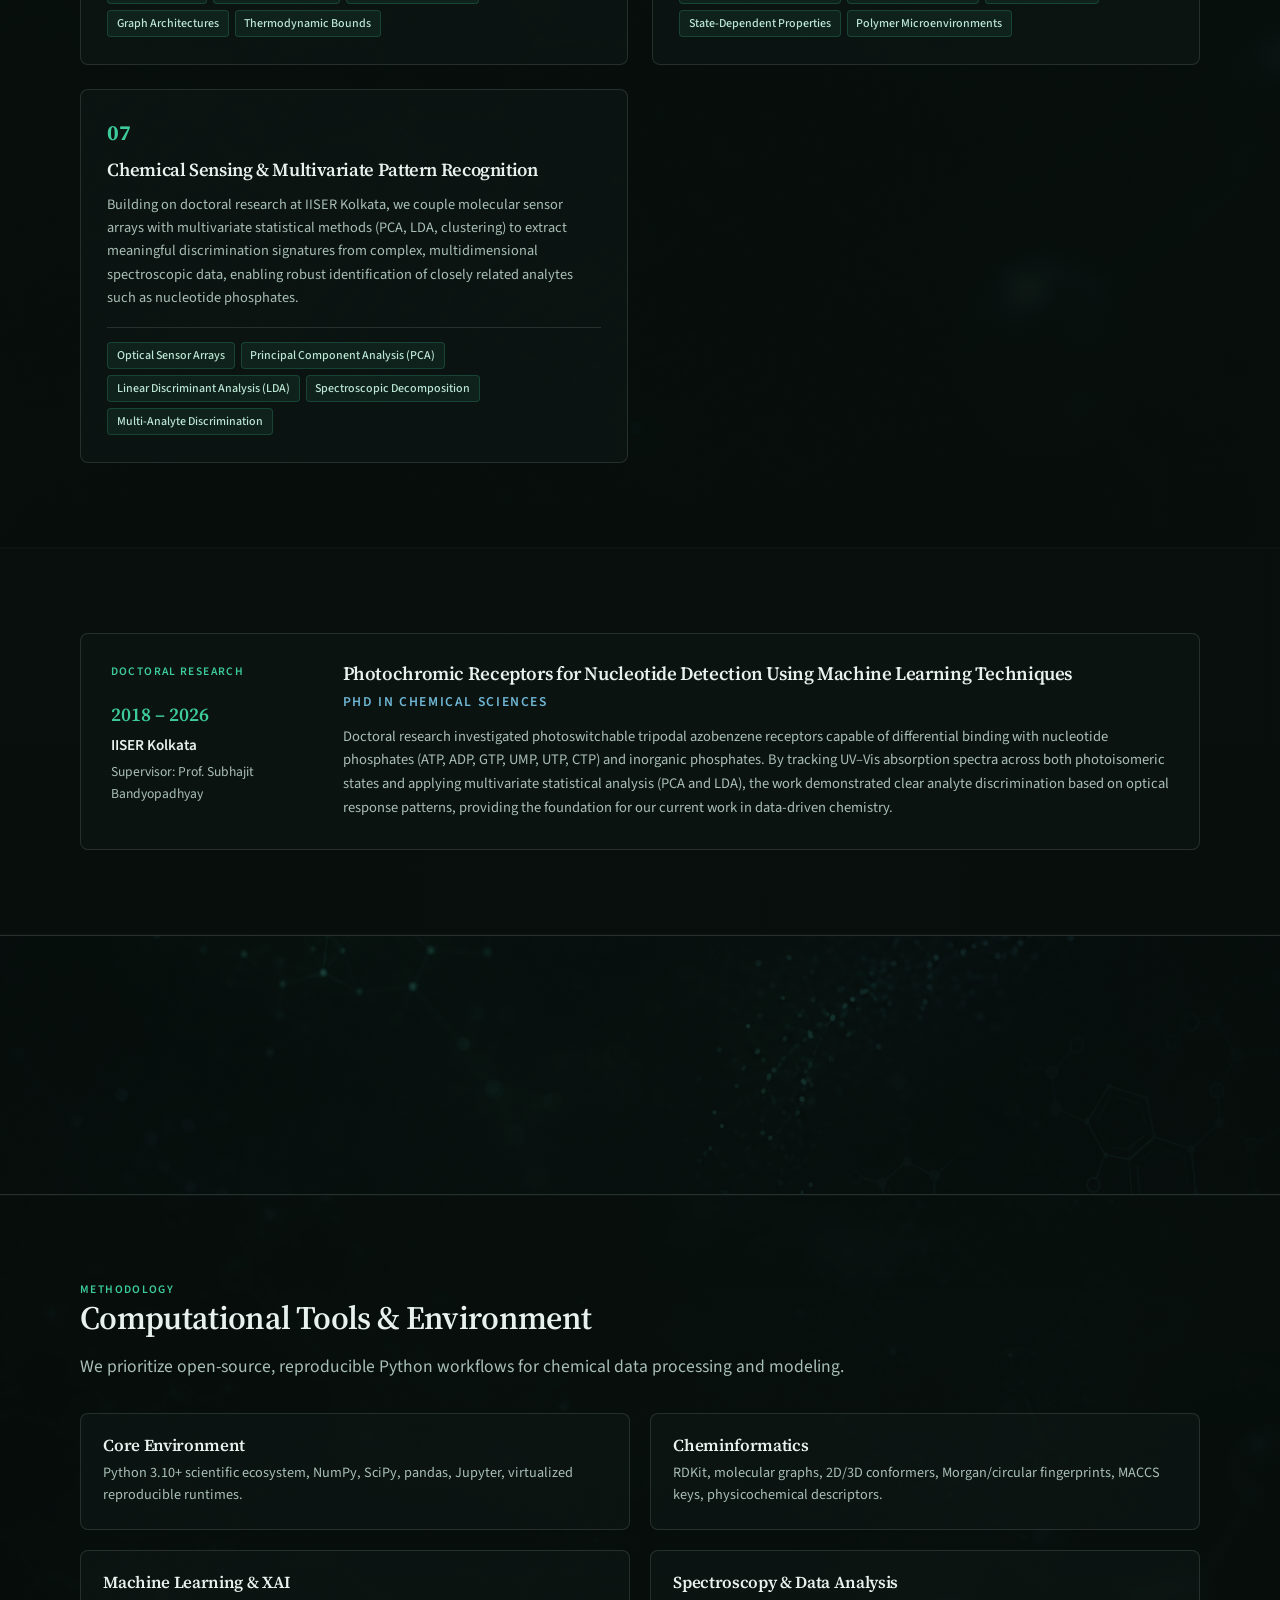
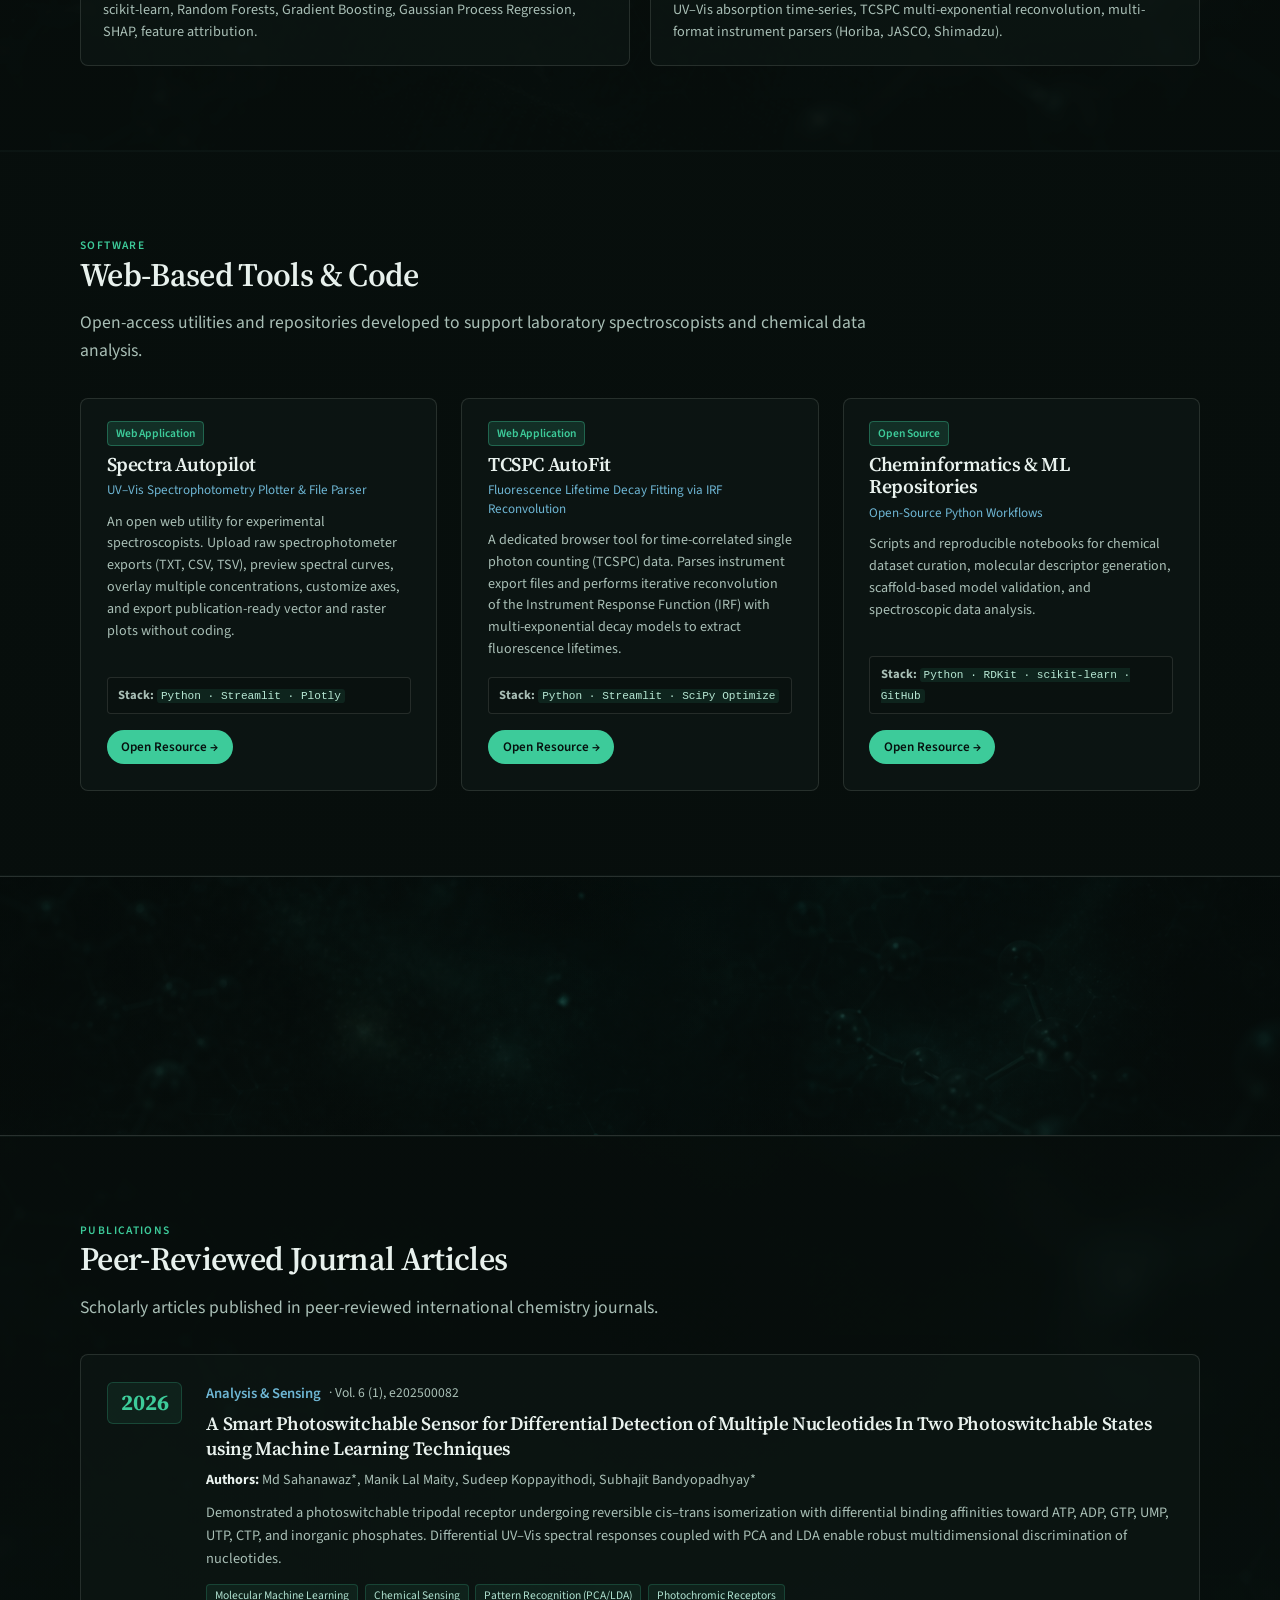
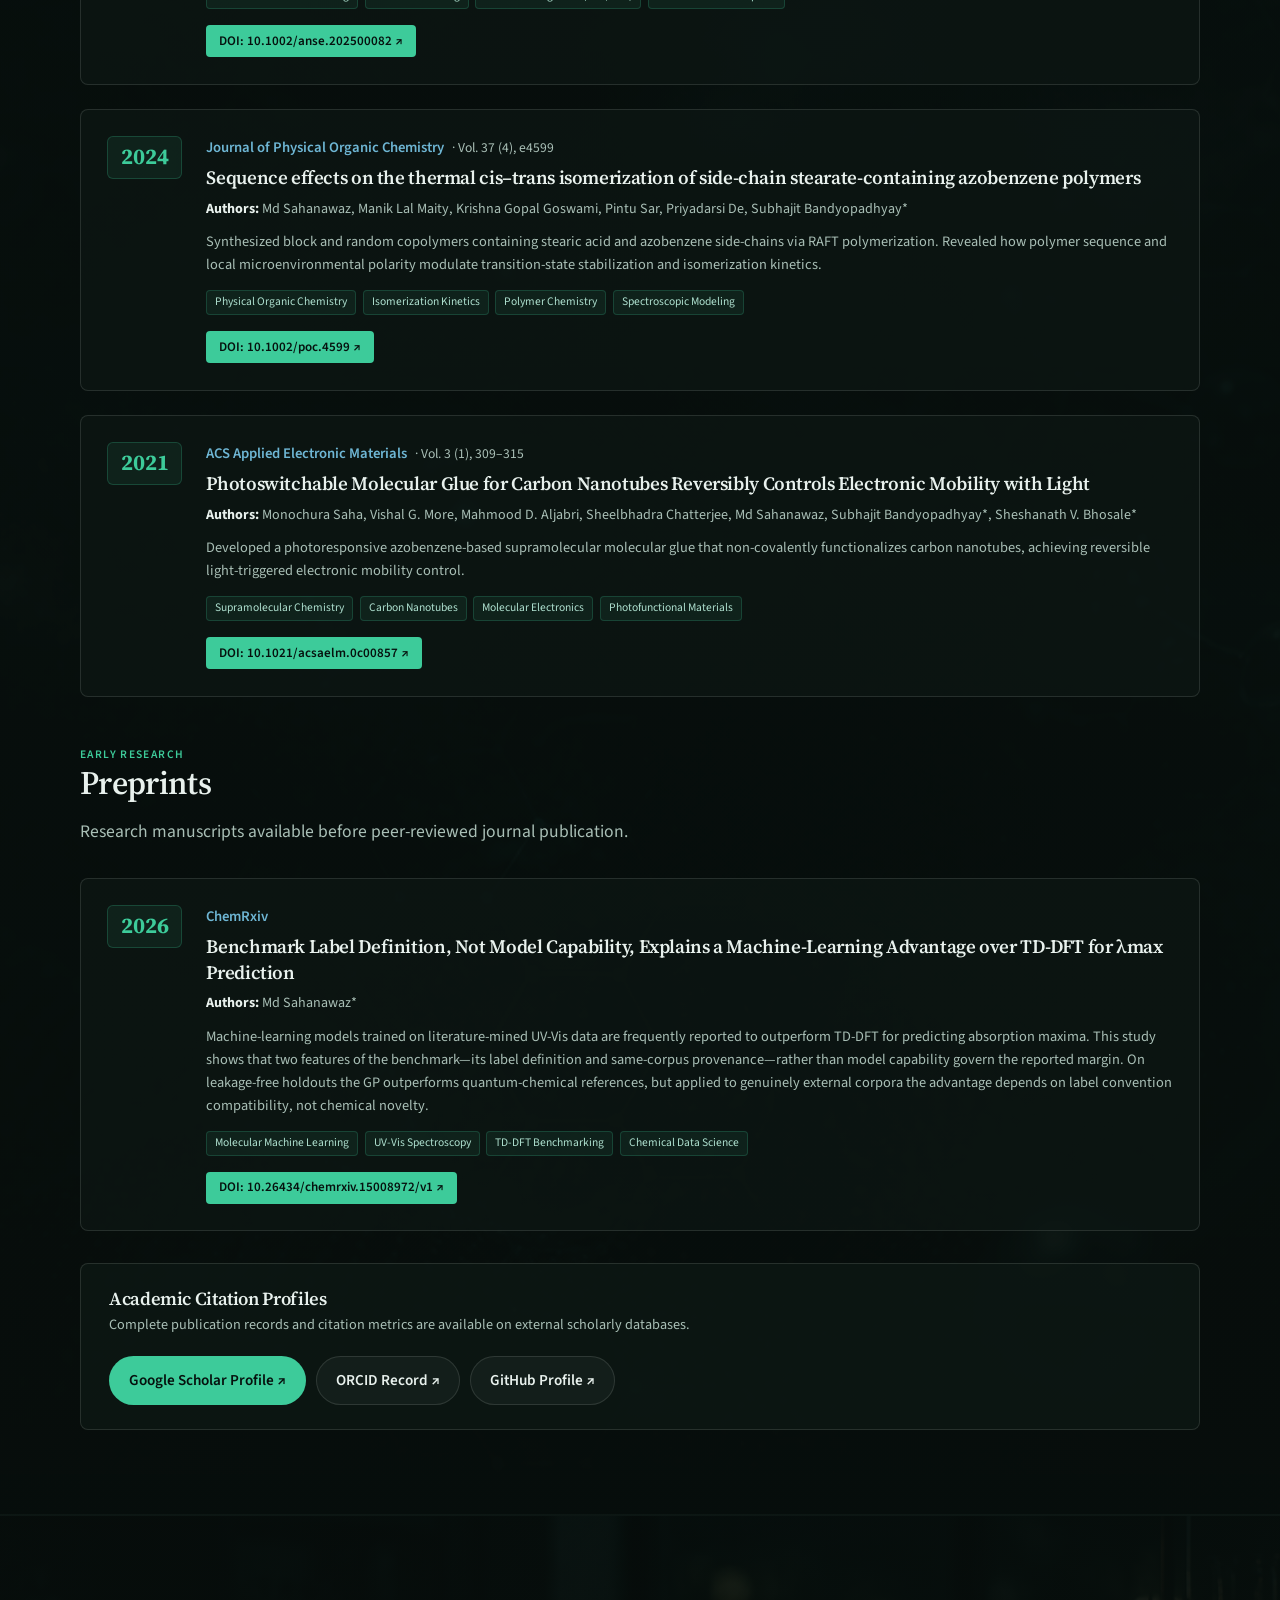
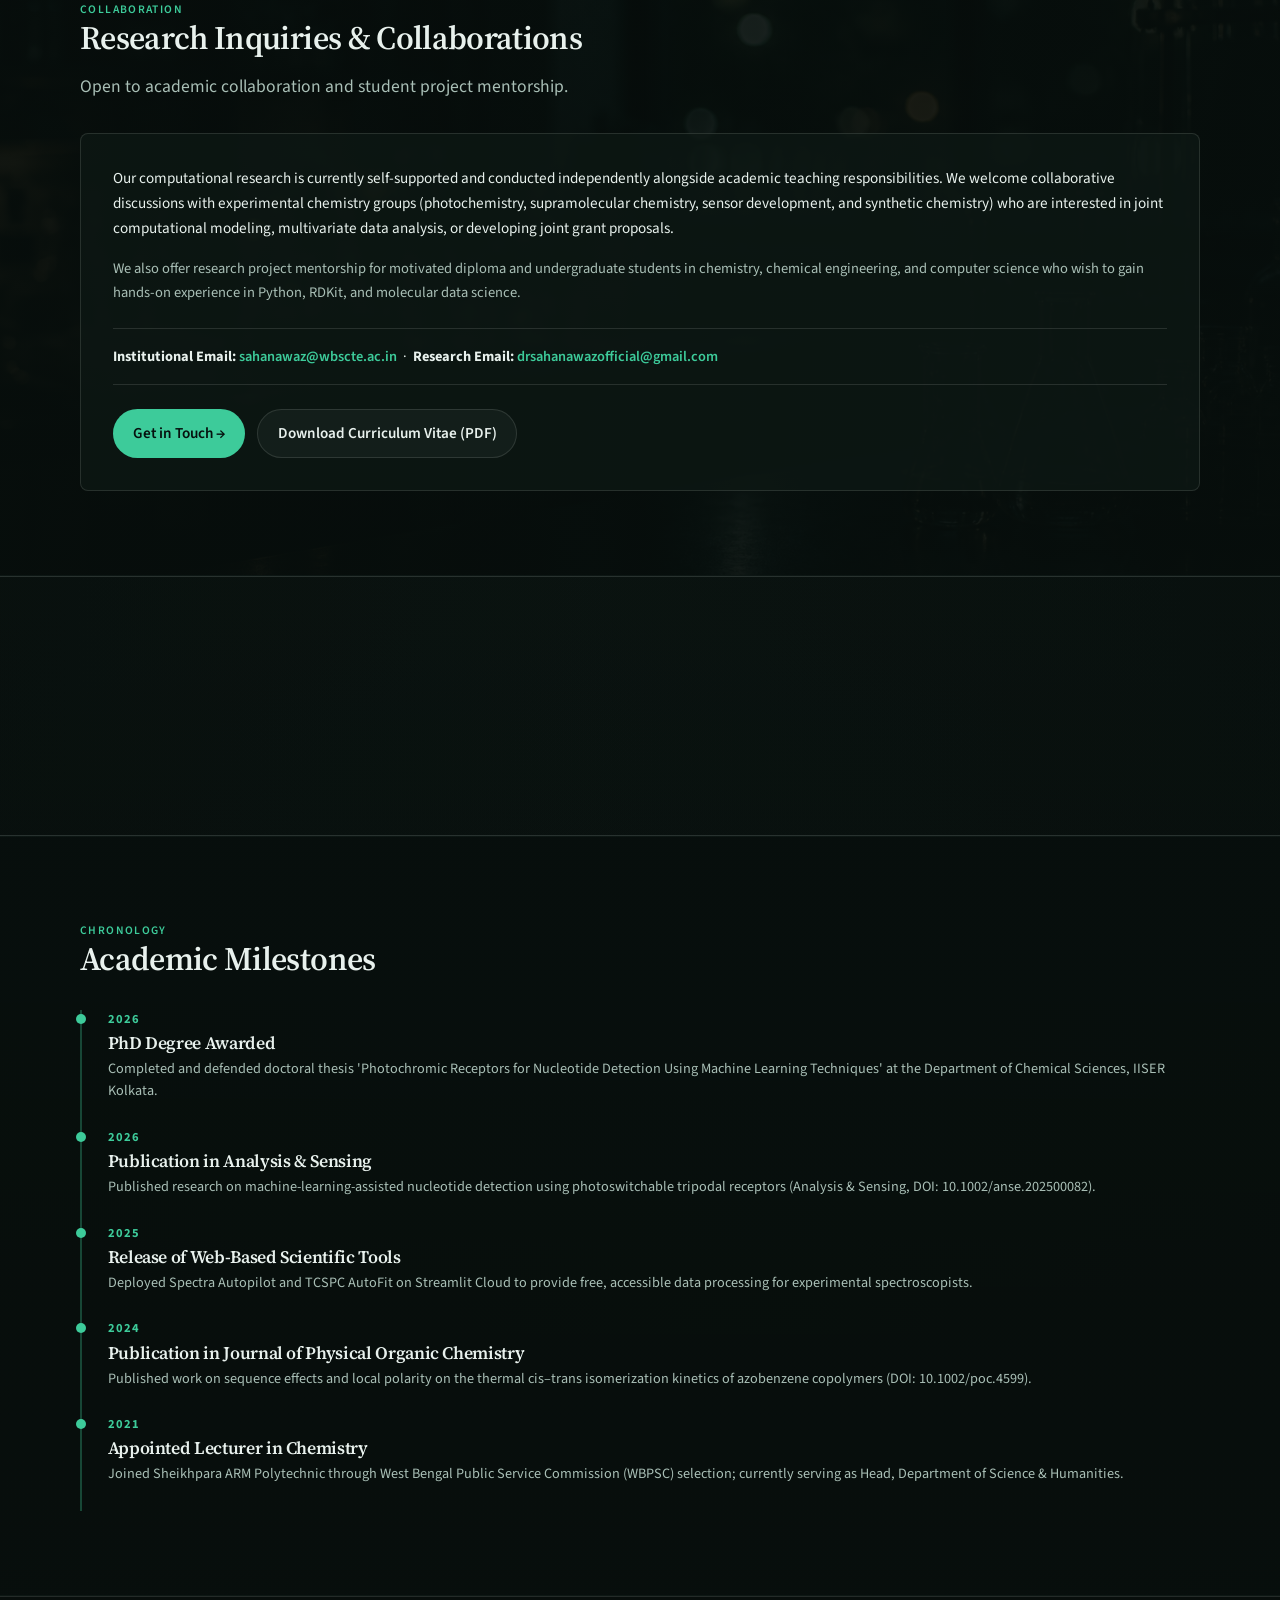
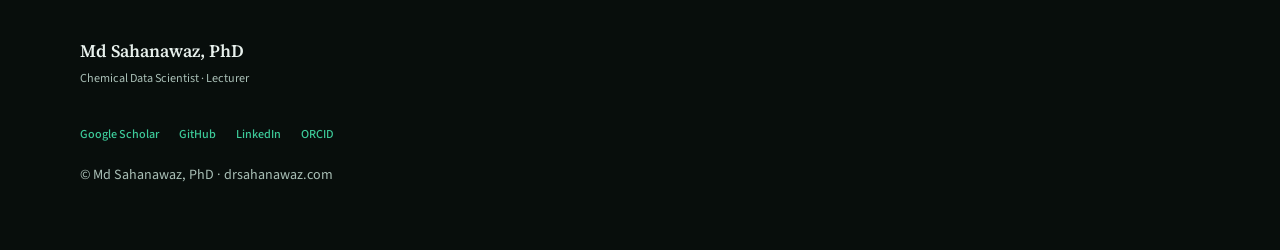
<file: research/index.html>
<!DOCTYPE html>
<html lang="en">
<head>
  <meta charset="utf-8">
  <meta name="viewport" content="width=device-width, initial-scale=1">
  <title>Research · Bayesian Chemistry Lab · Dr Sahanawaz</title>
  <meta name="description" content="We approach chemical machine learning through a Bayesian perspective: treating established physical-organic principles as informative priors, updating model predictions as new experimental evidence arrives, and systematically quantifying uncertainty and applicability domain boundaries in molecular property prediction and chemical sensing.">
  <link rel="preconnect" href="https://fonts.googleapis.com">
  <link rel="preconnect" href="https://fonts.gstatic.com" crossorigin>
  <link href="https://fonts.googleapis.com/css2?family=Source+Sans+3:wght@400;500;600;700&family=Source+Serif+4:opsz,wght@8..60,500;8..60,600;8..60,700&display=swap" rel="stylesheet">
  <link rel="stylesheet" href="/static/css/site.css">
</head>
<body>
  <a class="skip-link" href="#main">Skip to content</a>
  <header class="site-header">
    <div class="shell header-inner">
      <a class="brand" href="/">Dr Sahanawaz</a>
      <button class="nav-toggle" type="button" aria-expanded="false" aria-controls="site-nav" data-nav-toggle>
        <span class="sr-only">Menu</span>
        <span></span><span></span>
      </button>
      <nav id="site-nav" class="site-nav" data-nav>
        <a href="/" >Home</a>
        <a href="/about/" >About</a>
        <a href="/research/" aria-current="page">Research</a>
        <a href="/teaching/" >Teaching</a>
        <a href="/resources/" >Resources</a>
        <a href="/contact/" >Contact</a>
      </nav>
    </div>
  </header>

  <main id="main">
<!-- Group Header -->
<section class="lab-hero page-hero--visual page-hero--data">
  <div class="shell">
    <figure class="research-banner">
      <img
        class="research-banner-image"
        src="/assets/images/research-banner.jpg"
        alt="Bayesian Chemistry Lab — Towards Reliable Predictions for Photoswitch Molecules. Current literature uses flat datasets, black-box models, and random CV that fail on scaffold splits. Our research uses condition-annotated data, chemistry-aware models, scaffold and external validation, plus uncertainty and applicability-domain estimation."
        width="1024"
        height="338"
        decoding="async"
      >
    </figure>

    <p class="section-kicker">Independent Academic Research Laboratory in Chemical Data Science & Computational Chemistry</p>
    <h1 class="lab-title">Bayesian Chemistry Lab</h1>
    <p class="lab-subtitle">Molecular Machine Learning & Chemical Data Science</p>
    <p class="lab-ethos"><strong>Core Identity:</strong> Prior chemical principles updated by experimental observation under quantified uncertainty.</p>
    <p class="lab-affiliation">
      Department of Science & Humanities, Sheikhpara ARM Polytechnic, Govt. of West Bengal<br>
      <span class="muted">Doctoral Lineage: IISER Kolkata (PhD, 2026) · IIT Bombay (M.Sc., 2018)</span>
    </p>
    <p class="lead lab-lead">We approach chemical machine learning through a Bayesian perspective: treating established physical-organic principles as informative priors, updating model predictions as new experimental evidence arrives, and systematically quantifying uncertainty and applicability domain boundaries in molecular property prediction and chemical sensing.</p>

    <!-- Quick Navigation -->
    <nav class="lab-quicknav" aria-label="Page navigation">
      <a href="#about-lead">Researcher Profile</a>
      <a href="#research-areas">Research Areas</a>
      <a href="#phd-foundation">Doctoral Foundation</a>
      <a href="#methods">Methods &amp; Stack</a>
      <a href="#tools">Software &amp; Web Tools</a>
      <a href="#publications">Publications</a>
      <a href="#collaboration">Collaborations &amp; Inquiries</a>
      <a href="#milestones">Chronology</a>
    </nav>
  </div>
</section>

<!-- Researcher Profile Card -->
<section class="section section-visual section-visual--lab" id="about-lead">
  <div class="shell">
    <div class="pi-profile-card">
      <div class="pi-avatar-col">
        <img class="pi-photo" src="/assets/images/portrait.jpg" alt="Dr. Md Sahanawaz">
      </div>
      <div class="pi-info-col">
        <div class="pi-header">
          <span class="section-kicker">Lead Researcher</span>
          <h2>Dr. Md Sahanawaz, <span class="degrees">PhD (IISER Kolkata) · M.Sc. (IIT Bombay)</span></h2>
          <p class="pi-role">Lecturer & Head, Department of Science & Humanities</p>
          <p class="pi-inst">Sheikhpara ARM Polytechnic, West Bengal, India</p>
        </div>
        <div class="pi-bio">
          <p>Dr. Md Sahanawaz is a chemist and computational researcher. He completed his B.Sc. in Chemistry from Ramakrishna Mission Vivekananda Centenary College (2016), M.Sc. in Organic Chemistry from IIT Bombay (2018), and PhD in Chemistry from IISER Kolkata (2026) under the supervision of Prof. Subhajit Bandyopadhyay. He qualified CSIR-NET with All India Rank 17 and was selected through the West Bengal Public Service Commission (WBPSC). Alongside his teaching responsibilities at Sheikhpara ARM Polytechnic, he conducts independent research focused on molecular machine learning, cheminformatics, explainable AI, and spectroscopic pattern recognition.</p>
        </div>
        <div class="pi-credentials-row">
          <span class="cred-chip">CSIR-NET (AIR 17)</span>
          <span class="cred-chip">GATE</span>
          <span class="cred-chip">JAM</span>
          <span class="cred-chip">WBPSC Selection</span>
        </div>
        <div class="pi-links-bar">
          <a class="pi-link-chip" href="https://orcid.org/0009-0000-6615-5441" rel="noopener noreferrer" target="_blank">
            <span class="chip-icon">iD</span> ORCID: 0009-0000-6615-5441
          </a>
          <a class="pi-link-chip" href="https://scholar.google.com/citations?user=DmdFn5wAAAAJ&hl=en" rel="noopener noreferrer" target="_blank">
            <span class="chip-icon">GS</span> Google Scholar
          </a>
          <a class="pi-link-chip" href="https://github.com/drsahanawaz" rel="noopener noreferrer" target="_blank">
            <span class="chip-icon">GH</span> GitHub
          </a>
          <a class="pi-link-chip" href="https://www.linkedin.com/in/drmdsahanawaz" rel="noopener noreferrer" target="_blank">
            <span class="chip-icon">in</span> LinkedIn
          </a>
          <a class="pi-link-chip" href="mailto:sahanawaz@wbscte.ac.in">
            <span class="chip-icon">✉</span> sahanawaz@wbscte.ac.in
          </a>
        </div>
      </div>
    </div>
  </div>
</section>

<div class="visual-break visual-break--molecules" role="presentation" aria-hidden="true"></div>

<!-- Research Areas -->
<section class="section section-visual section-visual--molecules" id="research-areas">
  <div class="shell">
    <div class="section-heading">
      <span class="section-kicker">Research Areas</span>
      <h2>Current Research Focus</h2>
      <p class="lead">Our computational investigations span rigorous model evaluation, interpretability, uncertainty quantification, and predictive modeling for chemical systems.</p>
    </div>

    <div class="thrust-grid">
      <article class="thrust-card" id="area-critical-eval">
        <div class="thrust-top">
          <span class="thrust-num">01</span>
        </div>
        <h3 class="thrust-title">Critical Evaluation of ML Models in Chemistry</h3>
        <p class="thrust-summary">Machine learning models in chemistry frequently report over-optimistic performance due to naive random splitting, hidden data leakage, and memorization of dataset artifacts. We investigate rigorous validation methodologies, including Bemis–Murcko scaffold splits, temporal splits, and cluster-based validation, benchmarking models against simple chemical baselines to ensure genuine predictive capability.</p>
        <div class="thrust-techniques">
          <ul class="tag-cloud">
            <li>Scaffold Validation</li>
            <li>Data Leakage Diagnostics</li>
            <li>Baseline Benchmarking</li>
            <li>Cross-Validation Protocols</li>
            <li>Model Generalizability</li>
          </ul>
        </div>
      </article>
      <article class="thrust-card" id="area-xai">
        <div class="thrust-top">
          <span class="thrust-num">02</span>
        </div>
        <h3 class="thrust-title">Explainable AI (XAI) & Chemical Interpretability</h3>
        <p class="thrust-summary">Black-box predictions are inadequate for scientific discovery where mechanistic understanding is paramount. We develop and apply feature-attribution and substructure-level explanation techniques (such as SHAP, Integrated Gradients, and molecular attribution maps) to interrogate what chemical features drive predictions, verifying whether learned representations align with physical organic principles.</p>
        <div class="thrust-techniques">
          <ul class="tag-cloud">
            <li>Feature Attribution</li>
            <li>Substructure Importance</li>
            <li>Model Interpretability</li>
            <li>Mechanistic Plausibility</li>
            <li>Counterfactual Analysis</li>
          </ul>
        </div>
      </article>
      <article class="thrust-card" id="area-uq-ad">
        <div class="thrust-top">
          <span class="thrust-num">03</span>
        </div>
        <h3 class="thrust-title">Uncertainty Quantification & Applicability Domain Estimation</h3>
        <p class="thrust-summary">For computational predictions to be useful to experimentalists, models must know when they do not know. We implement applicability domain (AD) boundaries and uncertainty quantification (UQ) methods—using distance-to-model metrics, ensemble variance, and conformal prediction—to establish calibrated confidence intervals for every single molecular query.</p>
        <div class="thrust-techniques">
          <ul class="tag-cloud">
            <li>Applicability Domain (AD)</li>
            <li>Conformal Prediction</li>
            <li>Ensemble Uncertainty</li>
            <li>Reliability Bounds</li>
            <li>Chemical Space Distance</li>
          </ul>
        </div>
      </article>
      <article class="thrust-card" id="area-data-curation">
        <div class="thrust-top">
          <span class="thrust-num">04</span>
        </div>
        <h3 class="thrust-title">High-Quality Chemical Data Curation</h3>
        <p class="thrust-summary">The reliability of chemical ML is fundamentally constrained by data quality. We build automated data-curation workflows for chemical datasets: canonical SMILES standardization, salt stripping, stereochemistry normalization, duplicate reconciliation, and systematic detection and handling of missing or noisy measurements in experimental and spectral datasets.</p>
        <div class="thrust-techniques">
          <ul class="tag-cloud">
            <li>SMILES Standardization</li>
            <li>Curated Benchmarks</li>
            <li>Missing Data Imputation</li>
            <li>Spectral Cleaning</li>
            <li>Noise Detection</li>
          </ul>
        </div>
      </article>
      <article class="thrust-card" id="area-chem-aware-ml">
        <div class="thrust-top">
          <span class="thrust-num">05</span>
        </div>
        <h3 class="thrust-title">Chemistry-Aware Machine Learning Models</h3>
        <p class="thrust-summary">Standard statistical algorithms often fail to respect fundamental chemical invariants. We work on incorporating domain constraints—such as molecular graph symmetry, charge neutrality, thermodynamic consistency, and physical group additivity—directly into model architectures and loss formulations as chemical priors to improve sample efficiency and generalization.</p>
        <div class="thrust-techniques">
          <ul class="tag-cloud">
            <li>Chemical Priors</li>
            <li>Physics-Informed ML</li>
            <li>Symmetry & Invariants</li>
            <li>Graph Architectures</li>
            <li>Thermodynamic Bounds</li>
          </ul>
        </div>
      </article>
      <article class="thrust-card" id="area-photochromic">
        <div class="thrust-top">
          <span class="thrust-num">06</span>
        </div>
        <h3 class="thrust-title">Property Prediction of Photochromic Molecules</h3>
        <p class="thrust-summary">Photoresponsive molecular systems (e.g., azobenzenes, photoswitches) exhibit complex, state-dependent behavior. We build targeted predictive models for photochromic properties, including thermal cis–trans isomerization rates, activation energy barriers, absorption maxima, and half-lives across different solvent environments and polymer architectures.</p>
        <div class="thrust-techniques">
          <ul class="tag-cloud">
            <li>Azobenzene Photoswitches</li>
            <li>Isomerization Kinetics</li>
            <li>Thermal Half-Lives</li>
            <li>State-Dependent Properties</li>
            <li>Polymer Microenvironments</li>
          </ul>
        </div>
      </article>
      <article class="thrust-card" id="area-sensing">
        <div class="thrust-top">
          <span class="thrust-num">07</span>
        </div>
        <h3 class="thrust-title">Chemical Sensing & Multivariate Pattern Recognition</h3>
        <p class="thrust-summary">Building on doctoral research at IISER Kolkata, we couple molecular sensor arrays with multivariate statistical methods (PCA, LDA, clustering) to extract meaningful discrimination signatures from complex, multidimensional spectroscopic data, enabling robust identification of closely related analytes such as nucleotide phosphates.</p>
        <div class="thrust-techniques">
          <ul class="tag-cloud">
            <li>Optical Sensor Arrays</li>
            <li>Principal Component Analysis (PCA)</li>
            <li>Linear Discriminant Analysis (LDA)</li>
            <li>Spectroscopic Decomposition</li>
            <li>Multi-Analyte Discrimination</li>
          </ul>
        </div>
      </article>
    </div>
  </div>
</section>

<!-- Doctoral Research Foundation -->
<section class="section section-visual section-visual--dim" id="phd-foundation">
  <div class="shell">
    <div class="phd-foundation-card">
      <div class="phd-badge-col">
        <span class="section-kicker">Doctoral Research</span>
        <span class="phd-year-badge">2018 – 2026</span>
        <p class="phd-inst">IISER Kolkata</p>
        <p class="phd-supervisor">Supervisor: Prof. Subhajit Bandyopadhyay</p>
      </div>
      <div class="phd-content-col">
        <h3>Photochromic Receptors for Nucleotide Detection Using Machine Learning Techniques</h3>
        <p class="meta">PhD in Chemical Sciences</p>
        <p>Doctoral research investigated photoswitchable tripodal azobenzene receptors capable of differential binding with nucleotide phosphates (ATP, ADP, GTP, UMP, UTP, CTP) and inorganic phosphates. By tracking UV–Vis absorption spectra across both photoisomeric states and applying multivariate statistical analysis (PCA and LDA), the work demonstrated clear analyte discrimination based on optical response patterns, providing the foundation for our current work in data-driven chemistry.</p>
      </div>
    </div>
  </div>
</section>

<div class="visual-break visual-break--data" role="presentation" aria-hidden="true"></div>

<!-- Computational Methods & Stack -->
<section class="section section-visual section-visual--soft" id="methods">
  <div class="shell">
    <div class="section-heading">
      <span class="section-kicker">Methodology</span>
      <h2>Computational Tools & Environment</h2>
      <p class="lead">We prioritize open-source, reproducible Python workflows for chemical data processing and modeling.</p>
    </div>

    <div class="methods-card-grid">
      <div class="methods-card">
        <h3>Core Environment</h3>
        <p>Python 3.10+ scientific ecosystem, NumPy, SciPy, pandas, Jupyter, virtualized reproducible runtimes.</p>
      </div>
      <div class="methods-card">
        <h3>Cheminformatics</h3>
        <p>RDKit, molecular graphs, 2D/3D conformers, Morgan/circular fingerprints, MACCS keys, physicochemical descriptors.</p>
      </div>
      <div class="methods-card">
        <h3>Machine Learning & XAI</h3>
        <p>scikit-learn, Random Forests, Gradient Boosting, Gaussian Process Regression, SHAP, feature attribution.</p>
      </div>
      <div class="methods-card">
        <h3>Spectroscopy & Data Analysis</h3>
        <p>UV–Vis absorption time-series, TCSPC multi-exponential reconvolution, multi-format instrument parsers (Horiba, JASCO, Shimadzu).</p>
      </div>
    </div>
  </div>
</section>

<!-- Software & Web Tools -->
<section class="section section-visual section-visual--dim" id="tools">
  <div class="shell">
    <div class="section-heading">
      <span class="section-kicker">Software</span>
      <h2>Web-Based Tools & Code</h2>
      <p class="lead">Open-access utilities and repositories developed to support laboratory spectroscopists and chemical data analysis.</p>
    </div>

    <div class="tools-showcase-grid">
      <article class="tool-showcase-card">
        <div class="tool-top">
          <span class="badge badge-accent">Web Application</span>
        </div>
        <h3 class="tool-name">Spectra Autopilot</h3>
        <p class="tool-subtitle">UV–Vis Spectrophotometry Plotter & File Parser</p>
        <p class="tool-summary">An open web utility for experimental spectroscopists. Upload raw spectrophotometer exports (TXT, CSV, TSV), preview spectral curves, overlay multiple concentrations, customize axes, and export publication-ready vector and raster plots without coding.</p>
        <div class="tool-tech">
          <strong>Stack:</strong> <code>Python · Streamlit · Plotly</code>
        </div>
        <div class="tool-actions">
          <a class="btn btn-primary btn-sm" href="https://spectraautopilot.streamlit.app" rel="noopener noreferrer" target="_blank">
            Open Resource →
          </a>
        </div>
      </article>
      <article class="tool-showcase-card">
        <div class="tool-top">
          <span class="badge badge-accent">Web Application</span>
        </div>
        <h3 class="tool-name">TCSPC AutoFit</h3>
        <p class="tool-subtitle">Fluorescence Lifetime Decay Fitting via IRF Reconvolution</p>
        <p class="tool-summary">A dedicated browser tool for time-correlated single photon counting (TCSPC) data. Parses instrument export files and performs iterative reconvolution of the Instrument Response Function (IRF) with multi-exponential decay models to extract fluorescence lifetimes.</p>
        <div class="tool-tech">
          <strong>Stack:</strong> <code>Python · Streamlit · SciPy Optimize</code>
        </div>
        <div class="tool-actions">
          <a class="btn btn-primary btn-sm" href="https://tcspcautofit.streamlit.app" rel="noopener noreferrer" target="_blank">
            Open Resource →
          </a>
        </div>
      </article>
      <article class="tool-showcase-card">
        <div class="tool-top">
          <span class="badge badge-accent">Open Source</span>
        </div>
        <h3 class="tool-name">Cheminformatics & ML Repositories</h3>
        <p class="tool-subtitle">Open-Source Python Workflows</p>
        <p class="tool-summary">Scripts and reproducible notebooks for chemical dataset curation, molecular descriptor generation, scaffold-based model validation, and spectroscopic data analysis.</p>
        <div class="tool-tech">
          <strong>Stack:</strong> <code>Python · RDKit · scikit-learn · GitHub</code>
        </div>
        <div class="tool-actions">
          <a class="btn btn-primary btn-sm" href="https://github.com/drsahanawaz" rel="noopener noreferrer" target="_blank">
            Open Resource →
          </a>
        </div>
      </article>
    </div>
  </div>
</section>

<div class="visual-break visual-break--molecules" role="presentation" aria-hidden="true"></div>

<!-- Peer-reviewed journal articles -->
<section class="section section-visual section-visual--molecules" id="publications">
  <div class="shell">
    <div class="section-heading">
      <span class="section-kicker">Publications</span>
      <h2>Peer-Reviewed Journal Articles</h2>
      <p class="lead">Scholarly articles published in peer-reviewed international chemistry journals.</p>
    </div>

    <div class="lab-pub-list">
      <article class="lab-pub-item">
        <div class="pub-year-badge">2026</div>
        <div class="pub-details">
          <div class="pub-meta">
            <span class="journal-name">Analysis & Sensing</span>
<span class="volume-info">· Vol. 6 (1), e202500082</span>          </div>
          <h3 class="pub-title">A Smart Photoswitchable Sensor for Differential Detection of Multiple Nucleotides In Two Photoswitchable States using Machine Learning Techniques</h3>
          <p class="pub-authors">
            <strong>Authors:</strong> Md Sahanawaz*, Manik Lal Maity, Sudeep Koppayithodi, Subhajit Bandyopadhyay*
          </p>
          <p class="pub-abstract">Demonstrated a photoswitchable tripodal receptor undergoing reversible cis–trans isomerization with differential binding affinities toward ATP, ADP, GTP, UMP, UTP, CTP, and inorganic phosphates. Differential UV–Vis spectral responses coupled with PCA and LDA enable robust multidimensional discrimination of nucleotides.</p>
          <div class="pub-topics">
            <span class="topic-tag">Molecular Machine Learning</span>
            <span class="topic-tag">Chemical Sensing</span>
            <span class="topic-tag">Pattern Recognition (PCA/LDA)</span>
            <span class="topic-tag">Photochromic Receptors</span>
          </div>
          <div class="pub-links">
            <a class="pub-btn" href="https://doi.org/10.1002/anse.202500082" rel="noopener noreferrer" target="_blank">
              DOI: 10.1002/anse.202500082 ↗
            </a>
          </div>
        </div>
      </article>
      <article class="lab-pub-item">
        <div class="pub-year-badge">2024</div>
        <div class="pub-details">
          <div class="pub-meta">
            <span class="journal-name">Journal of Physical Organic Chemistry</span>
<span class="volume-info">· Vol. 37 (4), e4599</span>          </div>
          <h3 class="pub-title">Sequence effects on the thermal cis–trans isomerization of side-chain stearate-containing azobenzene polymers</h3>
          <p class="pub-authors">
            <strong>Authors:</strong> Md Sahanawaz, Manik Lal Maity, Krishna Gopal Goswami, Pintu Sar, Priyadarsi De, Subhajit Bandyopadhyay*
          </p>
          <p class="pub-abstract">Synthesized block and random copolymers containing stearic acid and azobenzene side-chains via RAFT polymerization. Revealed how polymer sequence and local microenvironmental polarity modulate transition-state stabilization and isomerization kinetics.</p>
          <div class="pub-topics">
            <span class="topic-tag">Physical Organic Chemistry</span>
            <span class="topic-tag">Isomerization Kinetics</span>
            <span class="topic-tag">Polymer Chemistry</span>
            <span class="topic-tag">Spectroscopic Modeling</span>
          </div>
          <div class="pub-links">
            <a class="pub-btn" href="https://doi.org/10.1002/poc.4599" rel="noopener noreferrer" target="_blank">
              DOI: 10.1002/poc.4599 ↗
            </a>
          </div>
        </div>
      </article>
      <article class="lab-pub-item">
        <div class="pub-year-badge">2021</div>
        <div class="pub-details">
          <div class="pub-meta">
            <span class="journal-name">ACS Applied Electronic Materials</span>
<span class="volume-info">· Vol. 3 (1), 309–315</span>          </div>
          <h3 class="pub-title">Photoswitchable Molecular Glue for Carbon Nanotubes Reversibly Controls Electronic Mobility with Light</h3>
          <p class="pub-authors">
            <strong>Authors:</strong> Monochura Saha, Vishal G. More, Mahmood D. Aljabri, Sheelbhadra Chatterjee, Md Sahanawaz, Subhajit Bandyopadhyay*, Sheshanath V. Bhosale*
          </p>
          <p class="pub-abstract">Developed a photoresponsive azobenzene-based supramolecular molecular glue that non-covalently functionalizes carbon nanotubes, achieving reversible light-triggered electronic mobility control.</p>
          <div class="pub-topics">
            <span class="topic-tag">Supramolecular Chemistry</span>
            <span class="topic-tag">Carbon Nanotubes</span>
            <span class="topic-tag">Molecular Electronics</span>
            <span class="topic-tag">Photofunctional Materials</span>
          </div>
          <div class="pub-links">
            <a class="pub-btn" href="https://doi.org/10.1021/acsaelm.0c00857" rel="noopener noreferrer" target="_blank">
              DOI: 10.1021/acsaelm.0c00857 ↗
            </a>
          </div>
        </div>
      </article>
    </div>

    <!-- Preprints are intentionally separated from peer-reviewed articles. -->
    <div class="section-heading" style="margin-top: 3rem;">
      <span class="section-kicker">Early Research</span>
      <h2>Preprints</h2>
      <p class="lead">Research manuscripts available before peer-reviewed journal publication.</p>
    </div>

    <div class="lab-pub-list">
      <article class="lab-pub-item">
        <div class="pub-year-badge">2026</div>
        <div class="pub-details">
          <div class="pub-meta">
            <span class="journal-name">ChemRxiv</span>
          </div>
          <h3 class="pub-title">Benchmark Label Definition, Not Model Capability, Explains a Machine-Learning Advantage over TD-DFT for λmax Prediction</h3>
          <p class="pub-authors">
            <strong>Authors:</strong> Md Sahanawaz*
          </p>
          <p class="pub-abstract">Machine-learning models trained on literature-mined UV-Vis data are frequently reported to outperform TD-DFT for predicting absorption maxima. This study shows that two features of the benchmark—its label definition and same-corpus provenance—rather than model capability govern the reported margin. On leakage-free holdouts the GP outperforms quantum-chemical references, but applied to genuinely external corpora the advantage depends on label convention compatibility, not chemical novelty.</p>
          <div class="pub-topics">
            <span class="topic-tag">Molecular Machine Learning</span>
            <span class="topic-tag">UV-Vis Spectroscopy</span>
            <span class="topic-tag">TD-DFT Benchmarking</span>
            <span class="topic-tag">Chemical Data Science</span>
          </div>
          <div class="pub-links">
            <a class="pub-btn" href="https://doi.org/10.26434/chemrxiv.15008972/v1" rel="noopener noreferrer" target="_blank">
              DOI: 10.26434/chemrxiv.15008972/v1 ↗
            </a>
          </div>
        </div>
      </article>
    </div>

    <div class="pub-profiles-banner">
      <div class="pub-banner-copy">
        <h3>Academic Citation Profiles</h3>
        <p>Complete publication records and citation metrics are available on external scholarly databases.</p>
      </div>
      <div class="pub-banner-links">
        <a class="btn btn-primary" href="https://scholar.google.com/citations?user=DmdFn5wAAAAJ&hl=en" rel="noopener noreferrer" target="_blank">Google Scholar Profile ↗</a>
        <a class="btn btn-ghost" href="https://orcid.org/0009-0000-6615-5441" rel="noopener noreferrer" target="_blank">ORCID Record ↗</a>
        <a class="btn btn-ghost" href="https://github.com/drsahanawaz" rel="noopener noreferrer" target="_blank">GitHub Profile ↗</a>
      </div>
    </div>
  </div>
</section>

<!-- Collaborations & Inquiries -->
<section class="section section-visual section-visual--lab" id="collaboration">
  <div class="shell">
    <div class="section-heading">
      <span class="section-kicker">Collaboration</span>
      <h2>Research Inquiries & Collaborations</h2>
      <p class="lead">Open to academic collaboration and student project mentorship.</p>
    </div>

    <div class="collab-content-box">
      <p class="collab-statement">Our computational research is currently self-supported and conducted independently alongside academic teaching responsibilities. We welcome collaborative discussions with experimental chemistry groups (photochemistry, supramolecular chemistry, sensor development, and synthetic chemistry) who are interested in joint computational modeling, multivariate data analysis, or developing joint grant proposals.</p>
      <p class="collab-students">We also offer research project mentorship for motivated diploma and undergraduate students in chemistry, chemical engineering, and computer science who wish to gain hands-on experience in Python, RDKit, and molecular data science.</p>

      <div class="inquiry-contacts-clean">
        <p>
          <strong>Institutional Email:</strong> <a href="mailto:sahanawaz@wbscte.ac.in">sahanawaz@wbscte.ac.in</a> &nbsp;·&nbsp;
          <strong>Research Email:</strong> <a href="mailto:drsahanawazofficial@gmail.com">drsahanawazofficial@gmail.com</a>
        </p>
      </div>

      <div class="inquiry-actions-clean">
        <a class="btn btn-primary" href="/contact/">Get in Touch →</a>
        <a class="btn btn-ghost" href="/assets/cv/Sahanawaz_CV.pdf" rel="noopener noreferrer" target="_blank">Download Curriculum Vitae (PDF)</a>
      </div>
    </div>
  </div>
</section>

<div class="visual-break visual-break--soft" role="presentation" aria-hidden="true"></div>

<!-- Chronology -->
<section class="section section-visual section-visual--dim" id="milestones">
  <div class="shell">
    <div class="section-heading">
      <span class="section-kicker">Chronology</span>
      <h2>Academic Milestones</h2>
    </div>

    <ul class="lab-timeline">
      <li class="lab-timeline-item">
        <div class="timeline-year-chip">2026</div>
        <div class="timeline-body">
          <h3 class="timeline-title">PhD Degree Awarded</h3>
          <p class="timeline-detail">Completed and defended doctoral thesis 'Photochromic Receptors for Nucleotide Detection Using Machine Learning Techniques' at the Department of Chemical Sciences, IISER Kolkata.</p>
        </div>
      </li>
      <li class="lab-timeline-item">
        <div class="timeline-year-chip">2026</div>
        <div class="timeline-body">
          <h3 class="timeline-title">Publication in Analysis & Sensing</h3>
          <p class="timeline-detail">Published research on machine-learning-assisted nucleotide detection using photoswitchable tripodal receptors (Analysis & Sensing, DOI: 10.1002/anse.202500082).</p>
        </div>
      </li>
      <li class="lab-timeline-item">
        <div class="timeline-year-chip">2025</div>
        <div class="timeline-body">
          <h3 class="timeline-title">Release of Web-Based Scientific Tools</h3>
          <p class="timeline-detail">Deployed Spectra Autopilot and TCSPC AutoFit on Streamlit Cloud to provide free, accessible data processing for experimental spectroscopists.</p>
        </div>
      </li>
      <li class="lab-timeline-item">
        <div class="timeline-year-chip">2024</div>
        <div class="timeline-body">
          <h3 class="timeline-title">Publication in Journal of Physical Organic Chemistry</h3>
          <p class="timeline-detail">Published work on sequence effects and local polarity on the thermal cis–trans isomerization kinetics of azobenzene copolymers (DOI: 10.1002/poc.4599).</p>
        </div>
      </li>
      <li class="lab-timeline-item">
        <div class="timeline-year-chip">2021</div>
        <div class="timeline-body">
          <h3 class="timeline-title">Appointed Lecturer in Chemistry</h3>
          <p class="timeline-detail">Joined Sheikhpara ARM Polytechnic through West Bengal Public Service Commission (WBPSC) selection; currently serving as Head, Department of Science & Humanities.</p>
        </div>
      </li>
    </ul>
  </div>
</section>
  </main>

  <footer class="site-footer">
    <div class="shell footer-inner">
      <div>
        <p class="footer-brand">Md Sahanawaz, PhD</p>
        <p class="muted">Chemical Data Scientist · Lecturer</p>
      </div>
      <div class="footer-links">
        <a href="https://scholar.google.com/citations?user=DmdFn5wAAAAJ&hl=en" rel="noopener noreferrer" target="_blank">Google Scholar</a>
        <a href="https://github.com/drsahanawaz" rel="noopener noreferrer" target="_blank">GitHub</a>
        <a href="https://www.linkedin.com/in/drmdsahanawaz" rel="noopener noreferrer" target="_blank">LinkedIn</a>
        <a href="https://orcid.org/0009-0000-6615-5441" rel="noopener noreferrer" target="_blank">ORCID</a>
      </div>
      <p class="muted small">© Md Sahanawaz, PhD · drsahanawaz.com</p>
    </div>
  </footer>
  <script src="/static/js/site.js" defer></script>
</body>
</html>
</file>
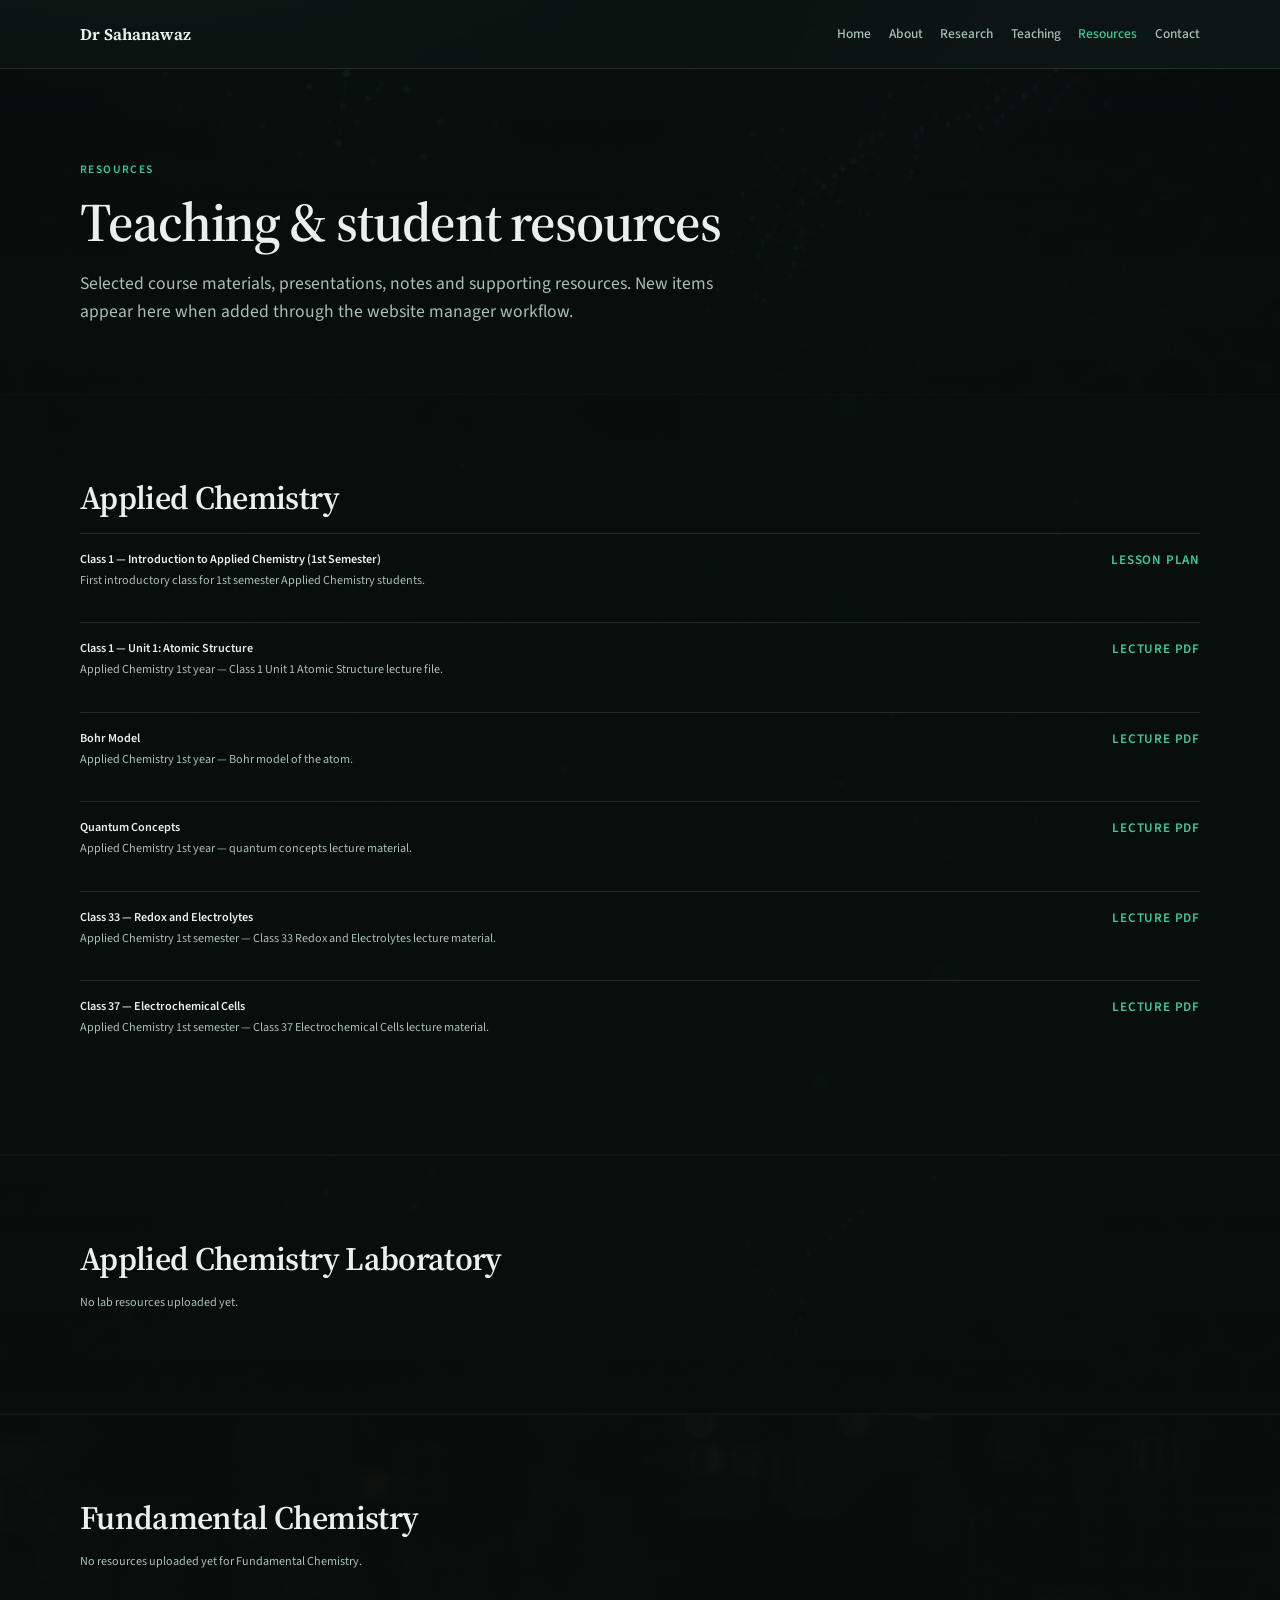
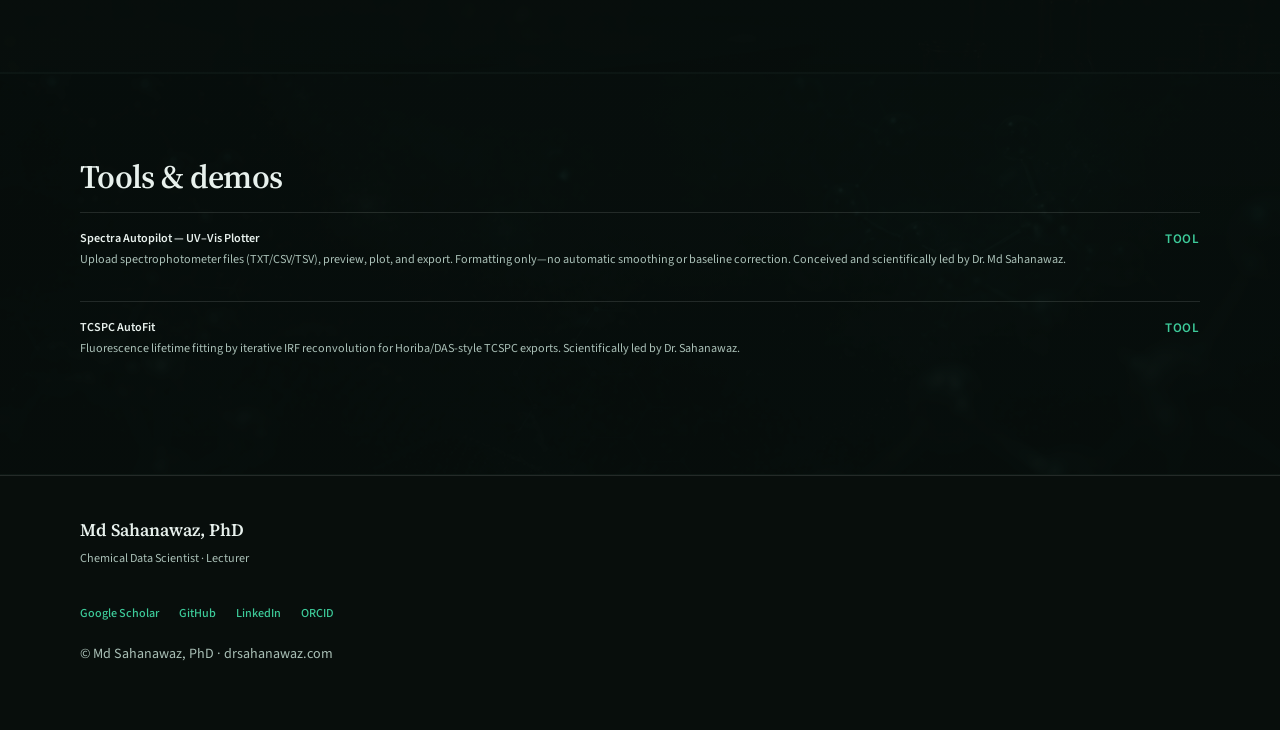
<file: resources/index.html>
<!DOCTYPE html>
<html lang="en">
<head>
  <meta charset="utf-8">
  <meta name="viewport" content="width=device-width, initial-scale=1">
  <title>Resources · Dr Sahanawaz</title>
  <meta name="description" content="Selected course materials, presentations, notes and supporting resources. New items appear here when added through the website manager workflow.">
  <link rel="preconnect" href="https://fonts.googleapis.com">
  <link rel="preconnect" href="https://fonts.gstatic.com" crossorigin>
  <link href="https://fonts.googleapis.com/css2?family=Source+Sans+3:wght@400;500;600;700&family=Source+Serif+4:opsz,wght@8..60,500;8..60,600;8..60,700&display=swap" rel="stylesheet">
  <link rel="stylesheet" href="/static/css/site.css">
</head>
<body>
  <a class="skip-link" href="#main">Skip to content</a>
  <header class="site-header">
    <div class="shell header-inner">
      <a class="brand" href="/">Dr Sahanawaz</a>
      <button class="nav-toggle" type="button" aria-expanded="false" aria-controls="site-nav" data-nav-toggle>
        <span class="sr-only">Menu</span>
        <span></span><span></span>
      </button>
      <nav id="site-nav" class="site-nav" data-nav>
        <a href="/" >Home</a>
        <a href="/about/" >About</a>
        <a href="/research/" >Research</a>
        <a href="/teaching/" >Teaching</a>
        <a href="/resources/" aria-current="page">Resources</a>
        <a href="/contact/" >Contact</a>
      </nav>
    </div>
  </header>

  <main id="main">
<section class="page-hero page-hero--visual page-hero--data">
  <div class="shell">
    <p class="section-kicker">Resources</p>
    <h1>Teaching & student resources</h1>
    <p class="lead">Selected course materials, presentations, notes and supporting resources. New items appear here when added through the website manager workflow.</p>
  </div>
</section>

<section class="section section-visual section-visual--molecules section-visual--dim" id="applied-chemistry">
  <div class="shell">
    <h2>Applied Chemistry</h2>
    <ul class="resource-list">
      <li>
        <a href="/assets/resources/class1-why-chemistry-mlt-fpt-cswt.pdf">
          <span class="resource-title">Class 1 — Introduction to Applied Chemistry (1st Semester)</span>
<span class="resource-type">Lesson plan</span>        </a>
<p class="muted">First introductory class for 1st semester Applied Chemistry students.</p>      </li>
      <li>
        <a href="/assets/resources/class1-unit1-atomic-structure.pdf">
          <span class="resource-title">Class 1 — Unit 1: Atomic Structure</span>
<span class="resource-type">Lecture PDF</span>        </a>
<p class="muted">Applied Chemistry 1st year — Class 1 Unit 1 Atomic Structure lecture file.</p>      </li>
      <li>
        <a href="/assets/resources/bohr-model.pdf">
          <span class="resource-title">Bohr Model</span>
<span class="resource-type">Lecture PDF</span>        </a>
<p class="muted">Applied Chemistry 1st year — Bohr model of the atom.</p>      </li>
      <li>
        <a href="/assets/resources/quantum-concepts.pdf">
          <span class="resource-title">Quantum Concepts</span>
<span class="resource-type">Lecture PDF</span>        </a>
<p class="muted">Applied Chemistry 1st year — quantum concepts lecture material.</p>      </li>
      <li>
        <a href="/assets/resources/class33-redox-and-electrolytes.pdf">
          <span class="resource-title">Class 33 — Redox and Electrolytes</span>
<span class="resource-type">Lecture PDF</span>        </a>
<p class="muted">Applied Chemistry 1st semester — Class 33 Redox and Electrolytes lecture material.</p>      </li>
      <li>
        <a href="/assets/resources/class37-electrochemical-cells.pdf">
          <span class="resource-title">Class 37 — Electrochemical Cells</span>
<span class="resource-type">Lecture PDF</span>        </a>
<p class="muted">Applied Chemistry 1st semester — Class 37 Electrochemical Cells lecture material.</p>      </li>
    </ul>
  </div>
</section>
<section class="section section-visual section-visual--data section-visual--dim" id="applied-chemistry-lab">
  <div class="shell">
    <h2>Applied Chemistry Laboratory</h2>
    <p class="muted">No lab resources uploaded yet.</p>
  </div>
</section>
<section class="section section-visual section-visual--lab section-visual--dim" id="fundamental-chemistry">
  <div class="shell">
    <h2>Fundamental Chemistry</h2>
    <p class="muted">No resources uploaded yet for Fundamental Chemistry.</p>
  </div>
</section>

<section class="section section-visual section-visual--soft" id="tools">
  <div class="shell">
    <h2>Tools & demos</h2>
    <ul class="resource-list">
      <li>
        <a href="https://spectraautopilot.streamlit.app" rel="noopener noreferrer" target="_blank">
          <span class="resource-title">Spectra Autopilot — UV–Vis Plotter</span>
<span class="resource-type">Tool</span>        </a>
<p class="muted">Upload spectrophotometer files (TXT/CSV/TSV), preview, plot, and export. Formatting only—no automatic smoothing or baseline correction. Conceived and scientifically led by Dr. Md Sahanawaz.</p>      </li>
      <li>
        <a href="https://tcspcautofit.streamlit.app" rel="noopener noreferrer" target="_blank">
          <span class="resource-title">TCSPC AutoFit</span>
<span class="resource-type">Tool</span>        </a>
<p class="muted">Fluorescence lifetime fitting by iterative IRF reconvolution for Horiba/DAS-style TCSPC exports. Scientifically led by Dr. Sahanawaz.</p>      </li>
    </ul>
  </div>
</section>
  </main>

  <footer class="site-footer">
    <div class="shell footer-inner">
      <div>
        <p class="footer-brand">Md Sahanawaz, PhD</p>
        <p class="muted">Chemical Data Scientist · Lecturer</p>
      </div>
      <div class="footer-links">
        <a href="https://scholar.google.com/citations?user=DmdFn5wAAAAJ&hl=en" rel="noopener noreferrer" target="_blank">Google Scholar</a>
        <a href="https://github.com/drsahanawaz" rel="noopener noreferrer" target="_blank">GitHub</a>
        <a href="https://www.linkedin.com/in/drmdsahanawaz" rel="noopener noreferrer" target="_blank">LinkedIn</a>
        <a href="https://orcid.org/0009-0000-6615-5441" rel="noopener noreferrer" target="_blank">ORCID</a>
      </div>
      <p class="muted small">© Md Sahanawaz, PhD · drsahanawaz.com</p>
    </div>
  </footer>
  <script src="/static/js/site.js" defer></script>
</body>
</html>
</file>
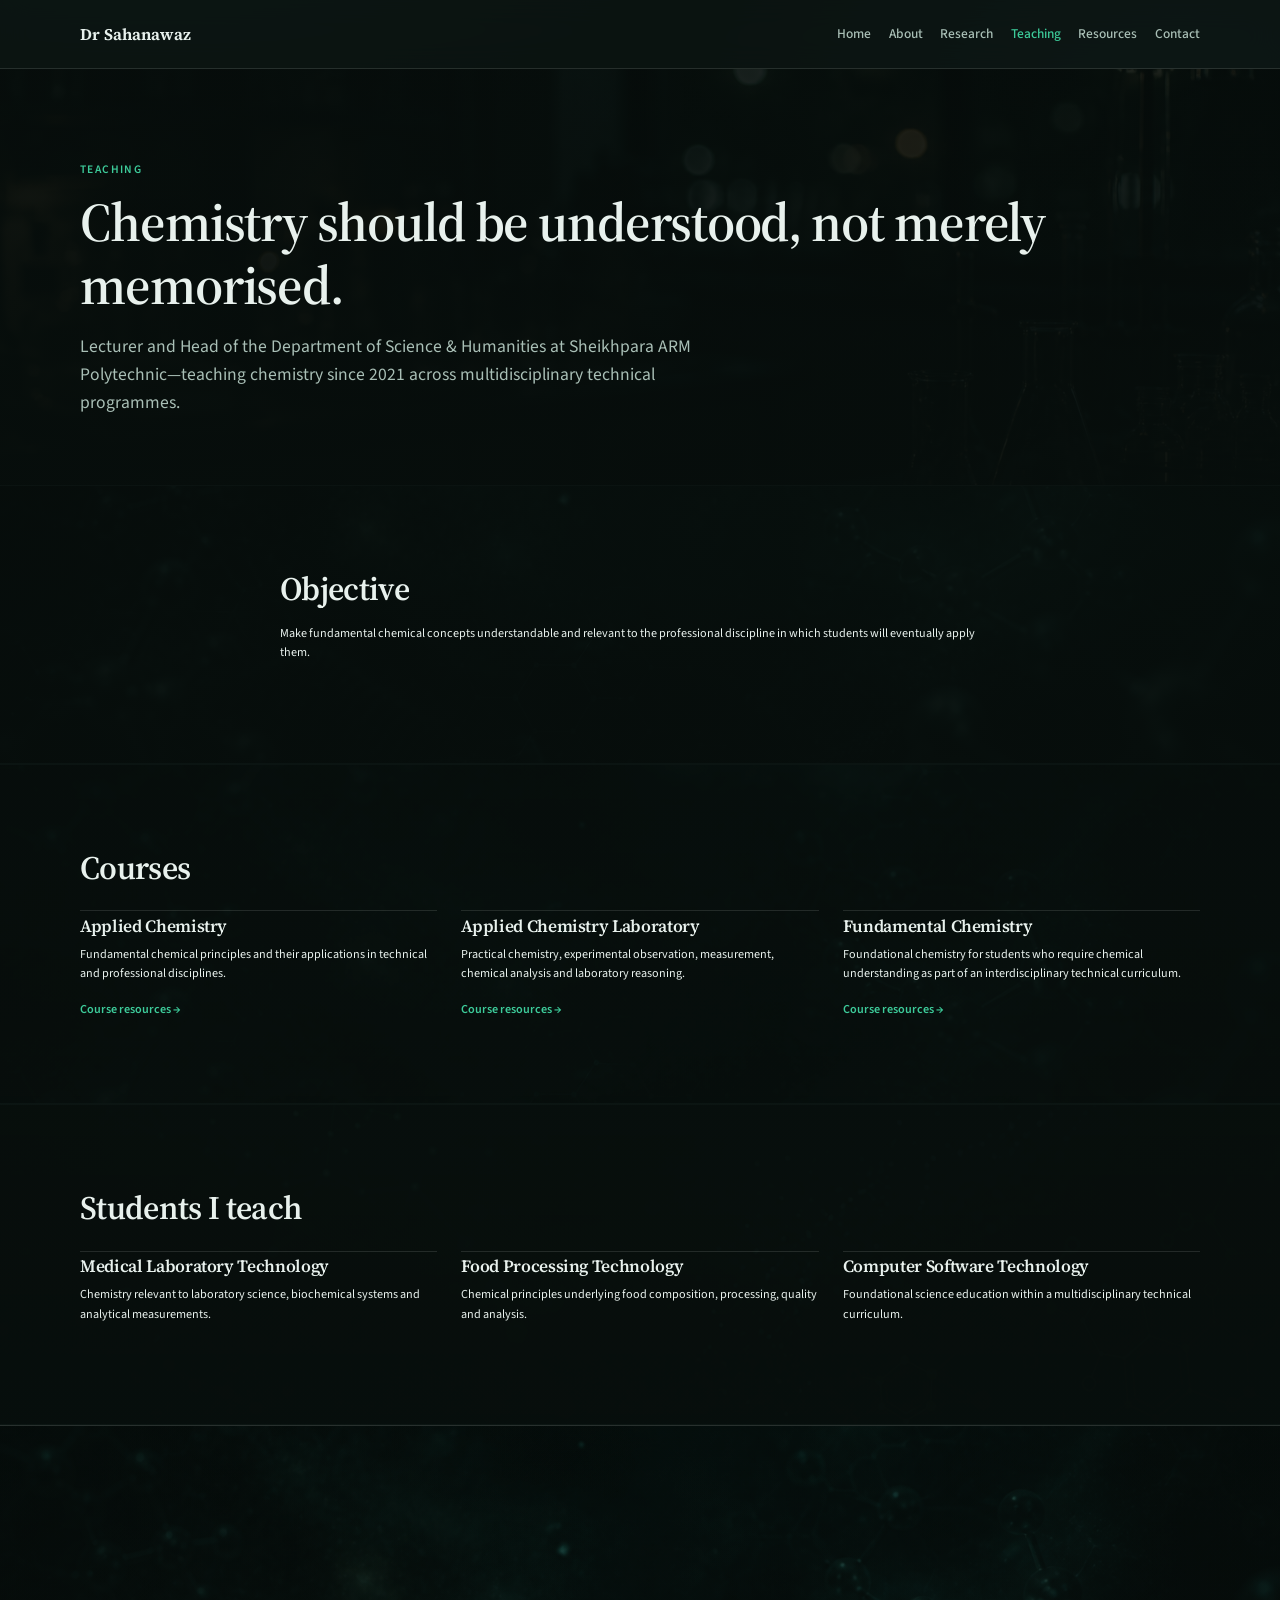
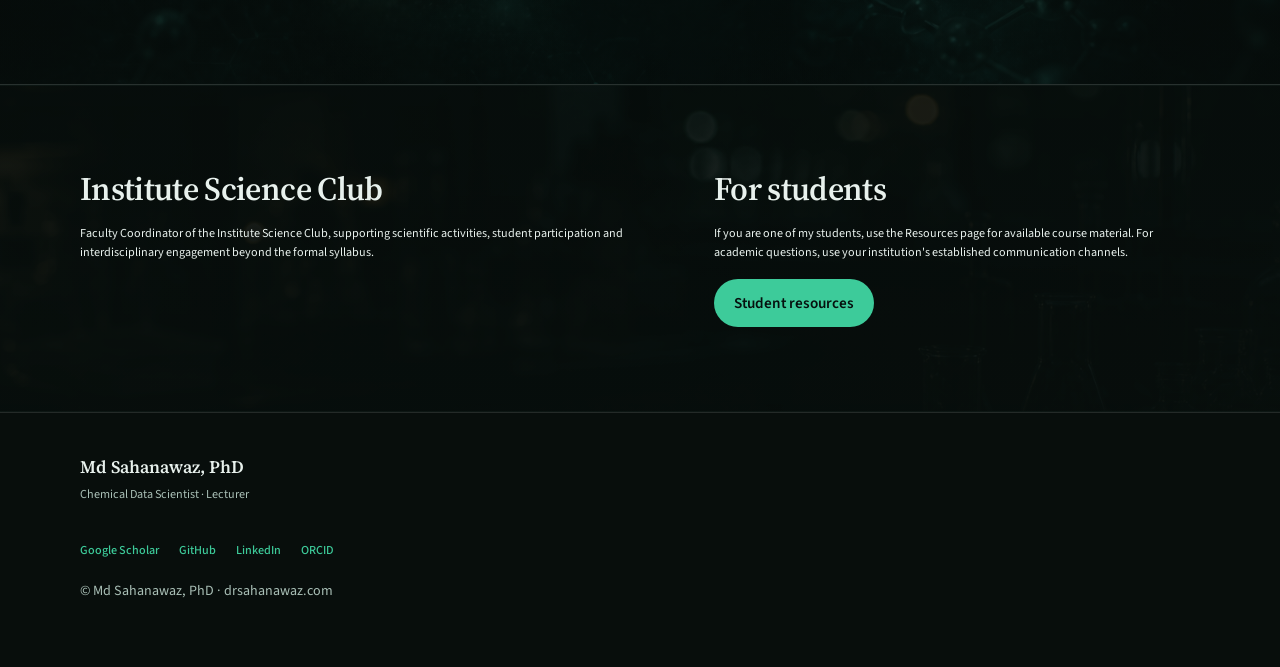
<file: teaching/index.html>
<!DOCTYPE html>
<html lang="en">
<head>
  <meta charset="utf-8">
  <meta name="viewport" content="width=device-width, initial-scale=1">
  <title>Teaching · Dr Sahanawaz</title>
  <meta name="description" content="Lecturer and Head of the Department of Science & Humanities at Sheikhpara ARM Polytechnic—teaching chemistry since 2021 across multidisciplinary technical programmes.">
  <link rel="preconnect" href="https://fonts.googleapis.com">
  <link rel="preconnect" href="https://fonts.gstatic.com" crossorigin>
  <link href="https://fonts.googleapis.com/css2?family=Source+Sans+3:wght@400;500;600;700&family=Source+Serif+4:opsz,wght@8..60,500;8..60,600;8..60,700&display=swap" rel="stylesheet">
  <link rel="stylesheet" href="/static/css/site.css">
</head>
<body>
  <a class="skip-link" href="#main">Skip to content</a>
  <header class="site-header">
    <div class="shell header-inner">
      <a class="brand" href="/">Dr Sahanawaz</a>
      <button class="nav-toggle" type="button" aria-expanded="false" aria-controls="site-nav" data-nav-toggle>
        <span class="sr-only">Menu</span>
        <span></span><span></span>
      </button>
      <nav id="site-nav" class="site-nav" data-nav>
        <a href="/" >Home</a>
        <a href="/about/" >About</a>
        <a href="/research/" >Research</a>
        <a href="/teaching/" aria-current="page">Teaching</a>
        <a href="/resources/" >Resources</a>
        <a href="/contact/" >Contact</a>
      </nav>
    </div>
  </header>

  <main id="main">
<section class="page-hero page-hero--visual page-hero--lab">
  <div class="shell">
    <p class="section-kicker">Teaching</p>
    <h1>Chemistry should be understood, not merely memorised.</h1>
    <p class="lead">Lecturer and Head of the Department of Science & Humanities at Sheikhpara ARM Polytechnic—teaching chemistry since 2021 across multidisciplinary technical programmes.</p>
  </div>
</section>

<section class="section section-visual section-visual--soft">
  <div class="shell narrow">
    <h2>Objective</h2>
    <p>Make fundamental chemical concepts understandable and relevant to the professional discipline in which students will eventually apply them.</p>
  </div>
</section>

<section class="section section-visual section-visual--molecules">
  <div class="shell">
    <h2>Courses</h2>
    <div class="focus-list">
      <article class="focus-item">
        <h3>Applied Chemistry</h3>
        <p>Fundamental chemical principles and their applications in technical and professional disciplines.</p>
        <a class="text-link" href="/resources/#applied-chemistry">Course resources →</a>
      </article>
      <article class="focus-item">
        <h3>Applied Chemistry Laboratory</h3>
        <p>Practical chemistry, experimental observation, measurement, chemical analysis and laboratory reasoning.</p>
        <a class="text-link" href="/resources/#applied-chemistry-lab">Course resources →</a>
      </article>
      <article class="focus-item">
        <h3>Fundamental Chemistry</h3>
        <p>Foundational chemistry for students who require chemical understanding as part of an interdisciplinary technical curriculum.</p>
        <a class="text-link" href="/resources/#fundamental-chemistry">Course resources →</a>
      </article>
    </div>
  </div>
</section>

<section class="section section-visual section-visual--data section-visual--dim">
  <div class="shell">
    <h2>Students I teach</h2>
    <div class="focus-list three">
      <article class="focus-item">
        <h3>Medical Laboratory Technology</h3>
        <p>Chemistry relevant to laboratory science, biochemical systems and analytical measurements.</p>
      </article>
      <article class="focus-item">
        <h3>Food Processing Technology</h3>
        <p>Chemical principles underlying food composition, processing, quality and analysis.</p>
      </article>
      <article class="focus-item">
        <h3>Computer Software Technology</h3>
        <p>Foundational science education within a multidisciplinary technical curriculum.</p>
      </article>
    </div>
  </div>
</section>

<div class="visual-break visual-break--molecules" role="presentation" aria-hidden="true"></div>

<section class="section section-visual section-visual--lab">
  <div class="shell split">
    <div>
      <h2>Institute Science Club</h2>
      <p>Faculty Coordinator of the Institute Science Club, supporting scientific activities, student participation and interdisciplinary engagement beyond the formal syllabus.</p>
    </div>
    <div>
      <h2>For students</h2>
      <p>If you are one of my students, use the Resources page for available course material. For academic questions, use your institution's established communication channels.</p>
      <a class="btn btn-primary" href="/resources/">Student resources</a>
    </div>
  </div>
</section>
  </main>

  <footer class="site-footer">
    <div class="shell footer-inner">
      <div>
        <p class="footer-brand">Md Sahanawaz, PhD</p>
        <p class="muted">Chemical Data Scientist · Lecturer</p>
      </div>
      <div class="footer-links">
        <a href="https://scholar.google.com/citations?user=DmdFn5wAAAAJ&hl=en" rel="noopener noreferrer" target="_blank">Google Scholar</a>
        <a href="https://github.com/drsahanawaz" rel="noopener noreferrer" target="_blank">GitHub</a>
        <a href="https://www.linkedin.com/in/drmdsahanawaz" rel="noopener noreferrer" target="_blank">LinkedIn</a>
        <a href="https://orcid.org/0009-0000-6615-5441" rel="noopener noreferrer" target="_blank">ORCID</a>
      </div>
      <p class="muted small">© Md Sahanawaz, PhD · drsahanawaz.com</p>
    </div>
  </footer>
  <script src="/static/js/site.js" defer></script>
</body>
</html>
</file>
<file: static/css/site.css>
:root {
  --ink: #e8f1ed;
  --ink-soft: #a9bfb6;
  --paper: #0b1412;
  --paper-2: #121c19;
  --mist: #1a2924;
  --accent: #3dcb9a;
  --accent-deep: #249e74;
  --accent-2: #6eb6d4;
  --line: rgba(232, 241, 237, 0.12);
  --shadow: 0 24px 60px rgba(0, 0, 0, 0.35);
  --display: "Source Serif 4", "Source Serif Pro", Georgia, "Times New Roman", serif;
  --sans: "Source Sans 3", "Source Sans Pro", "Helvetica Neue", sans-serif;
  --max: 1120px;
  --narrow: 720px;
}

*,
*::before,
*::after {
  box-sizing: border-box;
}

html {
  scroll-behavior: smooth;
  color-scheme: dark;
}

body {
  margin: 0;
  color: var(--ink);
  font-family: var(--sans);
  font-size: 0.76rem;
  line-height: 1.6;
  background:
    radial-gradient(1100px 560px at 12% -8%, rgba(61, 203, 154, 0.16), transparent 55%),
    radial-gradient(900px 520px at 92% 4%, rgba(110, 182, 212, 0.12), transparent 52%),
    linear-gradient(180deg, #0a1210 0%, var(--paper) 32%, #0d1714 100%);
  min-height: 100vh;
}

img {
  max-width: 100%;
  display: block;
}

a {
  color: var(--accent);
  text-decoration-thickness: 1px;
  text-underline-offset: 0.18em;
}

a:hover {
  color: #8ae7c4;
}

h1,
h2,
h3 {
  font-family: var(--display);
  font-weight: 600;
  line-height: 1.15;
  letter-spacing: -0.02em;
  color: var(--ink);
}

h1 {
  font-size: clamp(2rem, 4.8vw, 3.4rem);
  margin: 0.2rem 0 1rem;
}

h2 {
  font-size: clamp(1.45rem, 2.8vw, 2.05rem);
  margin: 0 0 1rem;
}

h3 {
  font-size: 1.08rem;
  margin: 0 0 0.5rem;
}

p {
  margin: 0 0 1rem;
}

.shell {
  width: min(var(--max), calc(100% - 2.5rem));
  margin-inline: auto;
}

.narrow {
  width: min(var(--narrow), calc(100% - 2.5rem));
}

.sr-only {
  position: absolute;
  width: 1px;
  height: 1px;
  padding: 0;
  margin: -1px;
  overflow: hidden;
  clip: rect(0, 0, 0, 0);
  border: 0;
}

.skip-link {
  position: absolute;
  left: 1rem;
  top: -3rem;
  background: var(--accent);
  color: #06110e;
  padding: 0.6rem 0.9rem;
  z-index: 100;
}

.skip-link:focus {
  top: 1rem;
}

.site-header {
  position: sticky;
  top: 0;
  z-index: 50;
  backdrop-filter: blur(14px);
  background: rgba(11, 20, 18, 0.82);
  border-bottom: 1px solid var(--line);
}

.header-inner {
  display: flex;
  align-items: center;
  justify-content: space-between;
  gap: 1rem;
  min-height: 4.25rem;
}

.brand {
  font-family: var(--display);
  font-size: 1.02rem;
  font-weight: 650;
  color: var(--ink);
  text-decoration: none;
}

.site-nav {
  display: flex;
  flex-wrap: wrap;
  gap: 0.35rem 1.1rem;
}

.site-nav a {
  color: var(--ink-soft);
  text-decoration: none;
  font-size: 0.84rem;
  font-weight: 500;
}

.site-nav a[aria-current="page"],
.site-nav a:hover {
  color: var(--accent);
}

.nav-toggle {
  display: none;
  width: 2.5rem;
  height: 2.5rem;
  border: 1px solid var(--line);
  background: transparent;
  border-radius: 0.5rem;
  padding: 0.55rem;
  flex-direction: column;
  justify-content: center;
  gap: 0.35rem;
}

.nav-toggle span {
  display: block;
  height: 2px;
  background: var(--ink);
}

.hero {
  position: relative;
  min-height: min(92vh, 820px);
  display: grid;
  align-items: end;
  overflow: hidden;
  isolation: isolate;
}

.hero-media {
  position: absolute;
  inset: 0;
  z-index: -1;
  background: #070e0c;
}

.hero-portrait {
  position: absolute;
  top: 0;
  right: 0;
  width: min(58vw, 760px);
  height: 100%;
  object-fit: cover;
  object-position: center top;
  filter: saturate(0.92) contrast(1.04);
}

.hero-veil {
  position: absolute;
  inset: 0;
  background:
    linear-gradient(90deg, #070e0c 0%, rgba(7, 14, 12, 0.92) 34%, rgba(7, 14, 12, 0.55) 58%, rgba(7, 14, 12, 0.18) 78%, transparent 100%),
    linear-gradient(180deg, rgba(7, 14, 12, 0.2) 0%, rgba(7, 14, 12, 0.15) 45%, rgba(7, 14, 12, 0.92) 100%);
  pointer-events: none;
}

.hero-grid {
  position: absolute;
  inset: 0;
  background-image:
    linear-gradient(rgba(61, 203, 154, 0.12) 1px, transparent 1px),
    linear-gradient(90deg, rgba(61, 203, 154, 0.12) 1px, transparent 1px);
  background-size: 48px 48px;
  mask-image: radial-gradient(circle at 70% 35%, black 0%, transparent 70%);
  animation: drift 28s linear infinite;
}

.hero-orb {
  position: absolute;
  border-radius: 50%;
  filter: blur(8px);
  opacity: 0.5;
}

.hero-orb-a {
  width: 280px;
  height: 280px;
  right: 12%;
  top: 18%;
  background: radial-gradient(circle, rgba(110, 182, 212, 0.45), transparent 70%);
  animation: float 9s ease-in-out infinite;
}

.hero-orb-b {
  width: 420px;
  height: 420px;
  left: -5%;
  bottom: 5%;
  background: radial-gradient(circle, rgba(61, 203, 154, 0.35), transparent 70%);
  animation: float 12s ease-in-out infinite reverse;
}

.hero-copy {
  padding: 7rem 0 4.5rem;
  max-width: 820px;
  color: var(--ink);
}

.hero-copy h1,
.hero-copy .brand-mark,
.hero-copy .eyebrow,
.hero-copy .lead {
  color: var(--ink);
}

.brand-mark {
  font-family: var(--display);
  font-size: clamp(1.7rem, 4vw, 2.65rem);
  font-weight: 700;
  margin: 0 0 0.35rem;
  letter-spacing: -0.03em;
}

.eyebrow,
.section-kicker,
.meta {
  text-transform: uppercase;
  letter-spacing: 0.12em;
  font-size: 0.72rem;
  font-weight: 600;
  color: var(--accent);
  margin: 0 0 0.75rem;
}

.hero .eyebrow {
  color: rgba(232, 241, 237, 0.72);
}

.lead {
  font-size: clamp(0.95rem, 1.7vw, 1.1rem);
  max-width: 42rem;
  color: var(--ink-soft);
}

.hero .lead {
  color: rgba(232, 241, 237, 0.82);
}

.cta-row {
  display: flex;
  flex-wrap: wrap;
  gap: 0.75rem;
  margin-top: 1.75rem;
}

.btn {
  display: inline-flex;
  align-items: center;
  justify-content: center;
  min-height: 2.9rem;
  padding: 0.7rem 1.2rem;
  border-radius: 999px;
  font-weight: 600;
  font-size: 0.95rem;
  text-decoration: none;
  border: 1px solid transparent;
  transition: transform 0.2s ease, background 0.2s ease, color 0.2s ease, border-color 0.2s ease;
}

.btn:hover {
  transform: translateY(-1px);
}

.btn-primary {
  background: var(--accent);
  color: #06110e;
}

.btn-primary:hover {
  background: #5fd9b0;
  color: #06110e;
}

.btn-ghost {
  background: rgba(232, 241, 237, 0.06);
  border-color: rgba(232, 241, 237, 0.28);
  color: var(--ink);
}

.btn-ghost:hover {
  border-color: var(--accent);
  color: var(--accent);
}

.section .btn-ghost,
.page-hero .btn-ghost,
.connect .btn-ghost {
  background: rgba(232, 241, 237, 0.04);
  border-color: var(--line);
  color: var(--ink);
}

.section {
  padding: 4.5rem 0;
  position: relative;
}

.section-tint {
  background: linear-gradient(180deg, rgba(26, 41, 36, 0.85), rgba(18, 28, 25, 0.55));
  border-block: 1px solid var(--line);
}

.section-visual {
  isolation: isolate;
  overflow: hidden;
  border-block: 1px solid transparent;
  padding: 5.25rem 0;
}

.section-visual::before {
  content: "";
  position: absolute;
  inset: 0;
  z-index: -2;
  background-size: cover;
  background-position: center;
  transform: scale(1.04);
  filter: saturate(0.85) brightness(0.72);
}

.section-visual::after {
  content: "";
  position: absolute;
  inset: 0;
  z-index: -1;
  background:
    linear-gradient(180deg, rgba(7, 14, 12, 0.78), rgba(7, 14, 12, 0.88)),
    linear-gradient(90deg, rgba(7, 14, 12, 0.55), rgba(7, 14, 12, 0.25) 55%, rgba(7, 14, 12, 0.6));
}

.section-visual--molecules::before {
  background-image: url("/assets/images/bg-molecules.jpg");
}

.section-visual--data::before {
  background-image: url("/assets/images/bg-data.jpg");
}

.section-visual--lab::before {
  background-image: url("/assets/images/bg-lab.jpg");
}

.section-visual--soft::before {
  background-image: url("/assets/images/bg-molecules.jpg");
  background-position: 50% 70%;
  filter: saturate(0.7) brightness(0.55);
}

.section-visual--soft::after {
  background:
    linear-gradient(180deg, rgba(7, 14, 12, 0.86), rgba(7, 14, 12, 0.92)),
    radial-gradient(ellipse at 80% 20%, rgba(61, 203, 154, 0.08), transparent 55%);
}

.section-visual--dim::after {
  background:
    linear-gradient(180deg, rgba(7, 14, 12, 0.88), rgba(7, 14, 12, 0.94)),
    linear-gradient(90deg, rgba(7, 14, 12, 0.7), rgba(7, 14, 12, 0.45) 60%, rgba(7, 14, 12, 0.75));
}

.visual-break {
  position: relative;
  height: clamp(140px, 22vw, 260px);
  overflow: hidden;
  isolation: isolate;
  border-block: 1px solid var(--line);
}

.visual-break::before {
  content: "";
  position: absolute;
  inset: 0;
  background-size: cover;
  background-position: center;
  filter: saturate(0.9) brightness(0.7);
  transform: scale(1.05);
  animation: pan-slow 28s ease-in-out infinite alternate;
}

.visual-break::after {
  content: "";
  position: absolute;
  inset: 0;
  background:
    linear-gradient(90deg, rgba(7, 14, 12, 0.55), rgba(7, 14, 12, 0.15) 45%, rgba(7, 14, 12, 0.55)),
    linear-gradient(180deg, rgba(7, 14, 12, 0.35), rgba(7, 14, 12, 0.55));
}

.visual-break--lab::before {
  background-image: url("/assets/images/bg-lab.jpg");
}

.visual-break--data::before {
  background-image: url("/assets/images/bg-data.jpg");
}

.visual-break--molecules::before {
  background-image: url("/assets/images/bg-molecules.jpg");
}

@keyframes pan-slow {
  from { transform: scale(1.05) translate3d(0, 0, 0); }
  to { transform: scale(1.1) translate3d(-1.5%, -1%, 0); }
}

.page-hero {
  padding: 5.5rem 0 2rem;
  position: relative;
  isolation: isolate;
  overflow: hidden;
}

.page-hero--visual {
  padding: 5.75rem 0 3.25rem;
  margin-bottom: 0;
}

.page-hero--visual::before {
  content: "";
  position: absolute;
  inset: 0;
  z-index: -2;
  background-size: cover;
  background-position: center;
  filter: saturate(0.8) brightness(0.62);
}

.page-hero--visual::after {
  content: "";
  position: absolute;
  inset: 0;
  z-index: -1;
  background:
    linear-gradient(180deg, rgba(7, 14, 12, 0.72), rgba(7, 14, 12, 0.9)),
    linear-gradient(90deg, rgba(7, 14, 12, 0.65), rgba(7, 14, 12, 0.3) 70%);
}

.page-hero--molecules::before {
  background-image: url("/assets/images/bg-molecules.jpg");
}

.page-hero--data::before {
  background-image: url("/assets/images/bg-data.jpg");
}

.page-hero--lab::before {
  background-image: url("/assets/images/bg-lab.jpg");
}

.about-intro {
  display: grid;
  grid-template-columns: 1.15fr 0.85fr;
  gap: 2.5rem;
  align-items: end;
}

.about-portrait {
  margin: 0;
  justify-self: end;
  width: min(100%, 360px);
}

.about-portrait img {
  width: 100%;
  height: auto;
  display: block;
  border-radius: 0;
  mask-image: linear-gradient(180deg, #000 78%, transparent 100%);
  -webkit-mask-image: linear-gradient(180deg, #000 78%, transparent 100%);
}

.split {
  display: grid;
  grid-template-columns: 1.1fr 0.9fr;
  gap: 2.5rem;
  align-items: start;
}

.focus-list {
  display: grid;
  grid-template-columns: repeat(3, 1fr);
  gap: 1.5rem;
  margin-top: 1.5rem;
}

.focus-list.three {
  grid-template-columns: repeat(3, 1fr);
}

.focus-item,
.pub-item,
.project-item,
.contact-channel {
  padding-top: 0.35rem;
  border-top: 1px solid var(--line);
}

.toolkit,
.plain-list,
.credential-list,
.resource-list {
  list-style: none;
  padding: 0;
  margin: 0;
}

.toolkit {
  display: flex;
  flex-wrap: wrap;
  gap: 0.55rem;
  align-content: start;
}

.toolkit li {
  padding: 0.45rem 0.75rem;
  background: rgba(61, 203, 154, 0.1);
  border: 1px solid rgba(61, 203, 154, 0.28);
  border-radius: 999px;
  font-size: 0.88rem;
  font-weight: 500;
  color: #c9efe0;
}

.plain-list li,
.credential-list li {
  padding: 0.45rem 0;
  border-bottom: 1px solid var(--line);
}

.pub-list,
.project-list {
  display: grid;
  gap: 1.75rem;
  margin: 1.5rem 0;
}

.project-head {
  display: flex;
  justify-content: space-between;
  gap: 1rem;
  align-items: baseline;
}

.status {
  font-size: 0.78rem;
  letter-spacing: 0.08em;
  text-transform: uppercase;
  color: var(--accent-2);
  font-weight: 600;
}

.timeline {
  list-style: none;
  margin: 0;
  padding: 0;
  border-left: 1px solid var(--line);
}

.timeline li {
  position: relative;
  padding: 0 0 1.4rem 1.2rem;
}

.timeline li::before {
  content: "";
  position: absolute;
  left: -5px;
  top: 0.45rem;
  width: 9px;
  height: 9px;
  border-radius: 50%;
  background: var(--accent);
}

.timeline .year {
  display: block;
  font-size: 0.78rem;
  letter-spacing: 0.1em;
  text-transform: uppercase;
  color: var(--accent);
  font-weight: 600;
}

.timeline .title {
  display: block;
  font-family: var(--display);
  font-size: 1.15rem;
  font-weight: 600;
}

.timeline .place {
  color: var(--ink-soft);
  font-size: 0.95rem;
}

.text-link {
  font-weight: 600;
  text-decoration: none;
  color: var(--accent);
}

.text-link:hover {
  color: #8ae7c4;
}

.pull-quote {
  margin: 1.75rem 0 0;
  padding: 1.25rem 0 0;
  border-top: 1px solid var(--line);
  font-family: var(--display);
  font-size: clamp(1.15rem, 2.1vw, 1.5rem);
  line-height: 1.35;
  color: var(--ink);
}

.methods {
  display: grid;
  gap: 1rem;
  margin: 1.25rem 0 0;
}

.methods dt {
  font-weight: 600;
  margin-bottom: 0.15rem;
}

.methods dd {
  margin: 0;
  color: var(--ink-soft);
}

.resource-list li {
  border-top: 1px solid var(--line);
  padding: 1rem 0;
}

.resource-list a {
  display: flex;
  justify-content: space-between;
  gap: 1rem;
  text-decoration: none;
  color: var(--ink);
  font-weight: 600;
}

.resource-type {
  color: var(--accent);
  font-size: 0.82rem;
  letter-spacing: 0.06em;
  text-transform: uppercase;
}

.contact-grid {
  display: grid;
  grid-template-columns: repeat(2, 1fr);
  gap: 1.5rem;
}

.email-line {
  font-family: var(--display);
  font-size: clamp(1.05rem, 2vw, 1.4rem);
  font-weight: 600;
  text-decoration: none;
  color: var(--ink);
}

.prose {
  max-width: 46rem;
}

.muted {
  color: var(--ink-soft);
}

.small {
  font-size: 0.88rem;
}

.connect {
  text-align: left;
}

.site-footer {
  border-top: 1px solid var(--line);
  padding: 2.5rem 0 3rem;
  background: rgba(8, 14, 12, 0.9);
}

.footer-inner {
  display: grid;
  gap: 1.25rem;
}

.footer-brand {
  font-family: var(--display);
  font-size: 1.1rem;
  font-weight: 600;
  margin: 0 0 0.25rem;
}

.footer-links,
.profiles {
  display: flex;
  flex-wrap: wrap;
  gap: 0.85rem 1.25rem;
}

.footer-links a {
  text-decoration: none;
  font-weight: 500;
}

code {
  color: #b7e8d4;
  background: rgba(61, 203, 154, 0.1);
  padding: 0.1em 0.35em;
  border-radius: 0.3em;
  font-size: 0.92em;
}

.reveal {
  opacity: 0;
  transform: translateY(14px);
  animation: rise 0.8s ease forwards;
}

.delay-1 { animation-delay: 0.1s; }
.delay-2 { animation-delay: 0.2s; }
.delay-3 { animation-delay: 0.32s; }
.delay-4 { animation-delay: 0.44s; }

@keyframes rise {
  to {
    opacity: 1;
    transform: none;
  }
}

@keyframes float {
  0%, 100% { transform: translateY(0); }
  50% { transform: translateY(-18px); }
}

@keyframes drift {
  from { transform: translate3d(0, 0, 0); }
  to { transform: translate3d(-48px, -24px, 0); }
}

/* ==========================================================================
   Academic Research Group Styles (Clean, Restrained, Substance-First)
   ========================================================================== */

.btn-sm {
  min-height: 2.1rem;
  padding: 0.35rem 0.85rem;
  font-size: 0.82rem;
}

.section-heading {
  margin-bottom: 2rem;
}

.section-heading .lead {
  max-width: 50rem;
}

/* Group Hero */
.lab-hero {
  position: relative;
  padding: 5rem 0 3rem;
  overflow: hidden;
}

.research-banner {
  /* Keep at native pixel width so the current 1024px asset is not upscaled. */
  width: min(100%, 1024px);
  margin: 0 auto 2rem;
  padding: 0;
  border: 1px solid var(--line);
  border-radius: 14px;
  overflow: hidden;
  background: #f2f2f0;
  box-shadow: 0 16px 40px rgba(0, 0, 0, 0.28);
}

.research-banner-image {
  width: 100%;
  max-width: 100%;
  height: auto;
  display: block;
  image-rendering: auto;
}

.lab-title {
  font-size: clamp(2rem, 3.8vw, 2.9rem);
  margin: 0.2rem 0 0.4rem;
  line-height: 1.18;
}

.lab-subtitle {
  font-size: clamp(1.05rem, 1.6vw, 1.25rem);
  color: var(--accent-2);
  margin: 0 0 0.75rem;
  font-weight: 500;
}

.lab-ethos {
  font-size: 0.94rem;
  color: var(--ink);
  background: rgba(61, 203, 154, 0.08);
  border-left: 3px solid var(--accent);
  padding: 0.55rem 0.95rem;
  margin: 0.65rem 0 1rem;
  border-radius: 0 4px 4px 0;
  max-width: 52rem;
  line-height: 1.5;
}

.lab-ethos strong {
  color: var(--accent);
}

.lab-affiliation {
  font-size: 0.95rem;
  color: var(--ink);
  line-height: 1.55;
  margin-bottom: 1.25rem;
}

.lab-lead {
  max-width: 52rem;
  font-size: clamp(1rem, 1.6vw, 1.12rem);
  color: var(--ink-soft);
  margin-bottom: 1.5rem;
  line-height: 1.65;
}

.lab-quicknav {
  display: flex;
  flex-wrap: wrap;
  gap: 0.45rem 0.6rem;
  padding-top: 1.25rem;
  border-top: 1px solid var(--line);
}

.lab-quicknav a {
  font-size: 0.8rem;
  font-weight: 600;
  color: var(--ink-soft);
  background: rgba(232, 241, 237, 0.04);
  border: 1px solid var(--line);
  padding: 0.35rem 0.8rem;
  border-radius: 999px;
  text-decoration: none;
  transition: all 0.2s ease;
}

.lab-quicknav a:hover {
  color: var(--accent);
  border-color: rgba(61, 203, 154, 0.45);
  background: rgba(61, 203, 154, 0.08);
}

/* Researcher Profile Card */
.pi-profile-card {
  display: grid;
  grid-template-columns: 220px 1fr;
  gap: 2.25rem;
  background: rgba(14, 24, 21, 0.8);
  border: 1px solid var(--line);
  border-radius: 10px;
  padding: 2rem;
}

.pi-avatar-col {
  display: flex;
  flex-direction: column;
  align-items: center;
}

.pi-photo {
  width: 100%;
  max-width: 220px;
  aspect-ratio: 1 / 1.18;
  object-fit: cover;
  object-position: center top;
  border-radius: 8px;
  border: 1px solid var(--line);
}

.pi-info-col {
  display: flex;
  flex-direction: column;
}

.pi-header h2 {
  margin: 0.2rem 0 0.35rem;
  font-size: clamp(1.4rem, 2.3vw, 1.85rem);
}

.degrees {
  font-family: var(--sans);
  font-size: 0.95rem;
  color: var(--accent-2);
  font-weight: 500;
}

.pi-role {
  font-size: 1rem;
  font-weight: 600;
  color: var(--ink);
  margin: 0 0 0.2rem;
}

.pi-inst {
  font-size: 0.9rem;
  color: var(--ink-soft);
  margin: 0 0 1rem;
}

.pi-bio p {
  font-size: 0.92rem;
  line-height: 1.65;
  color: var(--ink-soft);
  margin-bottom: 1.25rem;
}

.pi-credentials-row {
  display: flex;
  flex-wrap: wrap;
  gap: 0.5rem;
  margin-bottom: 1.25rem;
}

.cred-chip {
  font-size: 0.78rem;
  font-weight: 600;
  color: #b8f0dc;
  background: rgba(61, 203, 154, 0.1);
  border: 1px solid rgba(61, 203, 154, 0.25);
  padding: 0.25rem 0.65rem;
  border-radius: 4px;
}

.pi-links-bar {
  display: flex;
  flex-wrap: wrap;
  gap: 0.55rem;
}

.pi-link-chip {
  display: inline-flex;
  align-items: center;
  gap: 0.45rem;
  font-size: 0.8rem;
  font-weight: 600;
  color: var(--ink);
  background: rgba(232, 241, 237, 0.05);
  border: 1px solid var(--line);
  padding: 0.35rem 0.75rem;
  border-radius: 4px;
  text-decoration: none;
  transition: all 0.2s ease;
}

.pi-link-chip:hover {
  color: var(--accent);
  border-color: rgba(61, 203, 154, 0.5);
  background: rgba(61, 203, 154, 0.1);
}

.chip-icon {
  font-size: 0.72rem;
  font-weight: 800;
  color: var(--accent);
  background: rgba(61, 203, 154, 0.2);
  width: 20px;
  height: 20px;
  border-radius: 4px;
  display: inline-flex;
  align-items: center;
  justify-content: center;
}

/* Research Areas Grid */
.thrust-grid {
  display: grid;
  grid-template-columns: repeat(2, 1fr);
  gap: 1.5rem;
  margin-top: 1.5rem;
}

.thrust-card {
  background: rgba(14, 23, 20, 0.7);
  border: 1px solid var(--line);
  border-radius: 8px;
  padding: 1.65rem;
  display: flex;
  flex-direction: column;
}

.thrust-card:hover {
  border-color: rgba(61, 203, 154, 0.35);
}

.thrust-top {
  margin-bottom: 0.5rem;
}

.thrust-num {
  font-family: var(--display);
  font-size: 1.35rem;
  font-weight: 700;
  color: var(--accent);
}

.thrust-title {
  font-size: 1.15rem;
  margin: 0 0 0.65rem;
  color: var(--ink);
  line-height: 1.3;
}

.thrust-summary {
  font-size: 0.9rem;
  color: var(--ink-soft);
  line-height: 1.62;
  margin-bottom: 1.1rem;
  flex-grow: 1;
}

.thrust-techniques {
  padding-top: 0.85rem;
  border-top: 1px solid var(--line);
}

.tag-cloud {
  list-style: none;
  padding: 0;
  margin: 0;
  display: flex;
  flex-wrap: wrap;
  gap: 0.35rem;
}

.tag-cloud li {
  font-size: 0.75rem;
  font-weight: 500;
  color: #bde7d7;
  background: rgba(61, 203, 154, 0.08);
  border: 1px solid rgba(61, 203, 154, 0.2);
  padding: 0.2rem 0.55rem;
  border-radius: 4px;
}

/* Doctoral Foundation Card */
.phd-foundation-card {
  display: grid;
  grid-template-columns: 200px 1fr;
  gap: 2rem;
  background: rgba(14, 24, 21, 0.65);
  border: 1px solid var(--line);
  border-radius: 8px;
  padding: 1.85rem;
}

.phd-badge-col {
  display: flex;
  flex-direction: column;
}

.phd-year-badge {
  display: inline-block;
  font-family: var(--display);
  font-size: 1.2rem;
  font-weight: 600;
  color: var(--accent);
  margin: 0.3rem 0 0.2rem;
}

.phd-inst {
  font-weight: 600;
  color: var(--ink);
  margin: 0 0 0.25rem;
  font-size: 0.95rem;
}

.phd-supervisor {
  font-size: 0.85rem;
  color: var(--ink-soft);
  margin: 0;
}

.phd-content-col h3 {
  font-size: 1.18rem;
  margin: 0 0 0.35rem;
  color: var(--ink);
}

.phd-content-col .meta {
  color: var(--accent-2);
  font-size: 0.85rem;
  margin-bottom: 0.75rem;
}

.phd-content-col p {
  font-size: 0.91rem;
  color: var(--ink-soft);
  line-height: 1.62;
  margin: 0;
}

/* Methods Card Grid */
.methods-card-grid {
  display: grid;
  grid-template-columns: repeat(2, 1fr);
  gap: 1.25rem;
  margin-top: 1.5rem;
}

.methods-card {
  background: rgba(14, 23, 20, 0.7);
  border: 1px solid var(--line);
  border-radius: 8px;
  padding: 1.4rem;
}

.methods-card h3 {
  font-size: 1.05rem;
  margin: 0 0 0.4rem;
  color: var(--ink);
}

.methods-card p {
  font-size: 0.89rem;
  color: var(--ink-soft);
  line-height: 1.55;
  margin: 0;
}

/* Tools Showcase Grid */
.tools-showcase-grid {
  display: grid;
  grid-template-columns: repeat(3, 1fr);
  gap: 1.5rem;
  margin-top: 1.5rem;
}

.tool-showcase-card {
  background: rgba(14, 23, 20, 0.75);
  border: 1px solid var(--line);
  border-radius: 8px;
  padding: 1.6rem;
  display: flex;
  flex-direction: column;
}

.tool-showcase-card:hover {
  border-color: rgba(61, 203, 154, 0.35);
}

.tool-top {
  margin-bottom: 0.65rem;
}

.badge-accent {
  background: rgba(61, 203, 154, 0.15);
  color: var(--accent);
  border: 1px solid rgba(61, 203, 154, 0.35);
  font-size: 0.72rem;
  font-weight: 600;
  padding: 0.2rem 0.5rem;
  border-radius: 4px;
}

.tool-name {
  font-size: 1.22rem;
  margin: 0 0 0.3rem;
  color: var(--ink);
}

.tool-subtitle {
  font-size: 0.82rem;
  color: var(--accent-2);
  margin: 0 0 0.75rem;
  line-height: 1.4;
}

.tool-summary {
  font-size: 0.88rem;
  color: var(--ink-soft);
  line-height: 1.55;
  margin-bottom: 1rem;
  flex-grow: 1;
}

.tool-tech {
  font-size: 0.79rem;
  color: var(--ink-soft);
  margin-bottom: 1rem;
  padding: 0.45rem 0.65rem;
  background: rgba(8, 15, 13, 0.5);
  border-radius: 4px;
  border: 1px solid var(--line);
}

.tool-tech code {
  color: #b7e8d4;
  font-size: 0.88em;
}

/* Publications List */
.lab-pub-list {
  display: grid;
  gap: 1.5rem;
  margin-top: 1.5rem;
}

.lab-pub-item {
  display: grid;
  grid-template-columns: 75px 1fr;
  gap: 1.5rem;
  background: rgba(14, 23, 20, 0.7);
  border: 1px solid var(--line);
  border-radius: 8px;
  padding: 1.65rem;
  align-items: start;
}

.pub-year-badge {
  font-family: var(--display);
  font-size: 1.4rem;
  font-weight: 700;
  color: var(--accent);
  background: rgba(61, 203, 154, 0.08);
  border: 1px solid rgba(61, 203, 154, 0.22);
  border-radius: 6px;
  text-align: center;
  padding: 0.5rem 0.2rem;
  line-height: 1.1;
}

.pub-meta {
  display: flex;
  flex-wrap: wrap;
  align-items: center;
  gap: 0.5rem;
  margin-bottom: 0.35rem;
}

.journal-name {
  font-weight: 600;
  color: var(--accent-2);
  font-size: 0.92rem;
}

.volume-info {
  color: var(--ink-soft);
  font-size: 0.85rem;
}

.pub-title {
  font-size: 1.18rem;
  line-height: 1.35;
  margin: 0 0 0.5rem;
  color: var(--ink);
}

.pub-authors {
  font-size: 0.88rem;
  color: var(--ink-soft);
  margin: 0 0 0.65rem;
  line-height: 1.5;
}

.pub-authors strong {
  color: var(--ink);
}

.pub-abstract {
  font-size: 0.9rem;
  color: var(--ink-soft);
  line-height: 1.6;
  margin: 0 0 0.85rem;
}

.pub-topics {
  display: flex;
  flex-wrap: wrap;
  gap: 0.4rem;
  margin-bottom: 1rem;
}

.topic-tag {
  font-size: 0.72rem;
  color: #aee0cf;
  background: rgba(61, 203, 154, 0.08);
  border: 1px solid rgba(61, 203, 154, 0.2);
  padding: 0.15rem 0.5rem;
  border-radius: 4px;
}

.pub-links {
  display: flex;
  flex-wrap: wrap;
  gap: 0.65rem;
}

.pub-btn {
  display: inline-flex;
  align-items: center;
  font-size: 0.82rem;
  font-weight: 600;
  color: #06110e;
  background: var(--accent);
  padding: 0.35rem 0.8rem;
  border-radius: 4px;
  text-decoration: none;
  transition: all 0.2s ease;
}

.pub-btn:hover {
  background: #5fd9b0;
}

.pub-profiles-banner {
  margin-top: 2rem;
  padding: 1.5rem 1.75rem;
  background: rgba(14, 24, 21, 0.75);
  border: 1px solid var(--line);
  border-radius: 8px;
  display: flex;
  justify-content: space-between;
  align-items: center;
  flex-wrap: wrap;
  gap: 1.25rem;
}

.pub-banner-copy h3 {
  margin: 0 0 0.25rem;
  font-size: 1.15rem;
}

.pub-banner-copy p {
  margin: 0;
  color: var(--ink-soft);
  font-size: 0.89rem;
}

.pub-banner-links {
  display: flex;
  flex-wrap: wrap;
  gap: 0.6rem;
}

/* Collaboration Box */
.collab-content-box {
  background: rgba(14, 24, 21, 0.75);
  border: 1px solid var(--line);
  border-radius: 8px;
  padding: 2rem;
}

.collab-statement {
  font-size: 0.95rem;
  line-height: 1.65;
  color: var(--ink);
  margin-bottom: 1rem;
}

.collab-students {
  font-size: 0.91rem;
  line-height: 1.6;
  color: var(--ink-soft);
  margin-bottom: 1.5rem;
}

.inquiry-contacts-clean {
  padding: 1rem 0;
  border-top: 1px solid var(--line);
  border-bottom: 1px solid var(--line);
  margin-bottom: 1.5rem;
}

.inquiry-contacts-clean p {
  margin: 0;
  font-size: 0.9rem;
  color: var(--ink);
}

.inquiry-contacts-clean a {
  color: var(--accent);
  text-decoration: none;
  font-weight: 600;
}

.inquiry-actions-clean {
  display: flex;
  flex-wrap: wrap;
  gap: 0.75rem;
}

/* Chronology Timeline */
.lab-timeline {
  list-style: none;
  padding: 0;
  margin: 1.5rem 0 0;
  border-left: 2px solid rgba(61, 203, 154, 0.3);
  position: relative;
}

.lab-timeline-item {
  position: relative;
  padding: 0 0 1.6rem 1.6rem;
}

.lab-timeline-item::before {
  content: "";
  position: absolute;
  left: -6px;
  top: 0.25rem;
  width: 10px;
  height: 10px;
  border-radius: 50%;
  background: var(--accent);
}

.timeline-year-chip {
  display: inline-block;
  font-size: 0.78rem;
  font-weight: 700;
  color: var(--accent);
  letter-spacing: 0.08em;
  text-transform: uppercase;
  margin-bottom: 0.2rem;
}

.timeline-title {
  font-size: 1.1rem;
  margin: 0 0 0.3rem;
  color: var(--ink);
}

.timeline-detail {
  font-size: 0.89rem;
  color: var(--ink-soft);
  line-height: 1.55;
  margin: 0;
}

@media (max-width: 900px) {
  .split,
  .focus-list,
  .focus-list.three,
  .contact-grid,
  .about-intro,
  .thrust-grid,
  .methods-card-grid,
  .tools-showcase-grid,
  .pi-profile-card,
  .phd-foundation-card,
  .lab-pub-item {
    grid-template-columns: 1fr;
  }

  .pi-avatar-col {
    order: -1;
  }

  .pi-photo {
    max-width: 200px;
  }

  .pub-profiles-banner {
    flex-direction: column;
    align-items: flex-start;
  }

  .about-portrait {
    justify-self: start;
    width: min(100%, 280px);
    order: -1;
  }

  .hero-portrait {
    width: 100%;
    opacity: 0.55;
  }

  .hero-veil {
    background:
      linear-gradient(180deg, rgba(7, 14, 12, 0.35) 0%, rgba(7, 14, 12, 0.72) 42%, rgba(7, 14, 12, 0.96) 100%),
      linear-gradient(90deg, rgba(7, 14, 12, 0.55), transparent 70%);
  }

  .nav-toggle {
    display: inline-flex;
  }

  .site-nav {
    display: none;
    position: absolute;
    inset: 4.25rem 0 auto 0;
    background: rgba(11, 20, 18, 0.98);
    border-bottom: 1px solid var(--line);
    padding: 1rem 1.25rem 1.25rem;
    flex-direction: column;
  }

  .site-nav.open {
    display: flex;
  }

  .hero-copy {
    padding-top: 6rem;
  }
}

@media (prefers-reduced-motion: reduce) {
  html { scroll-behavior: auto; }
  .reveal,
  .hero-grid,
  .hero-orb,
  .btn,
  .visual-break::before {
    animation: none !important;
    transition: none !important;
    opacity: 1;
    transform: none;
  }
}
</file>
